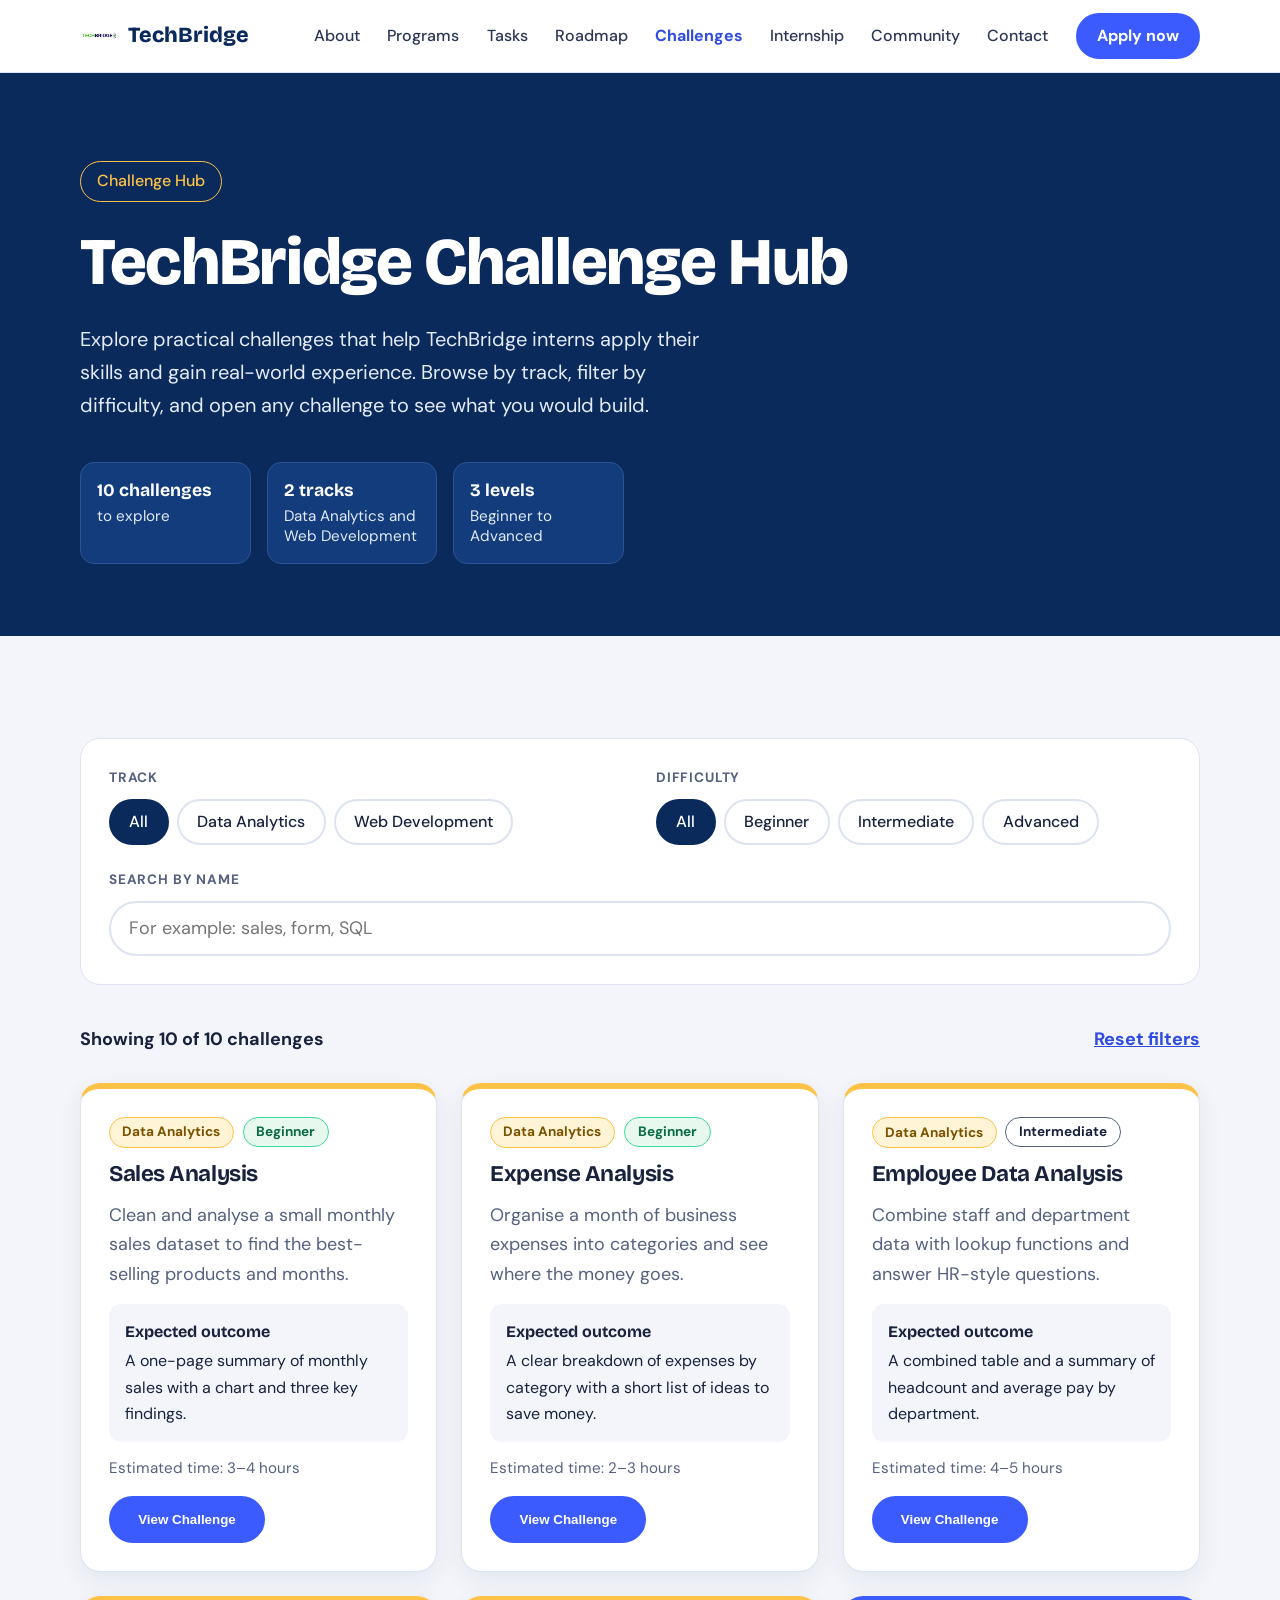
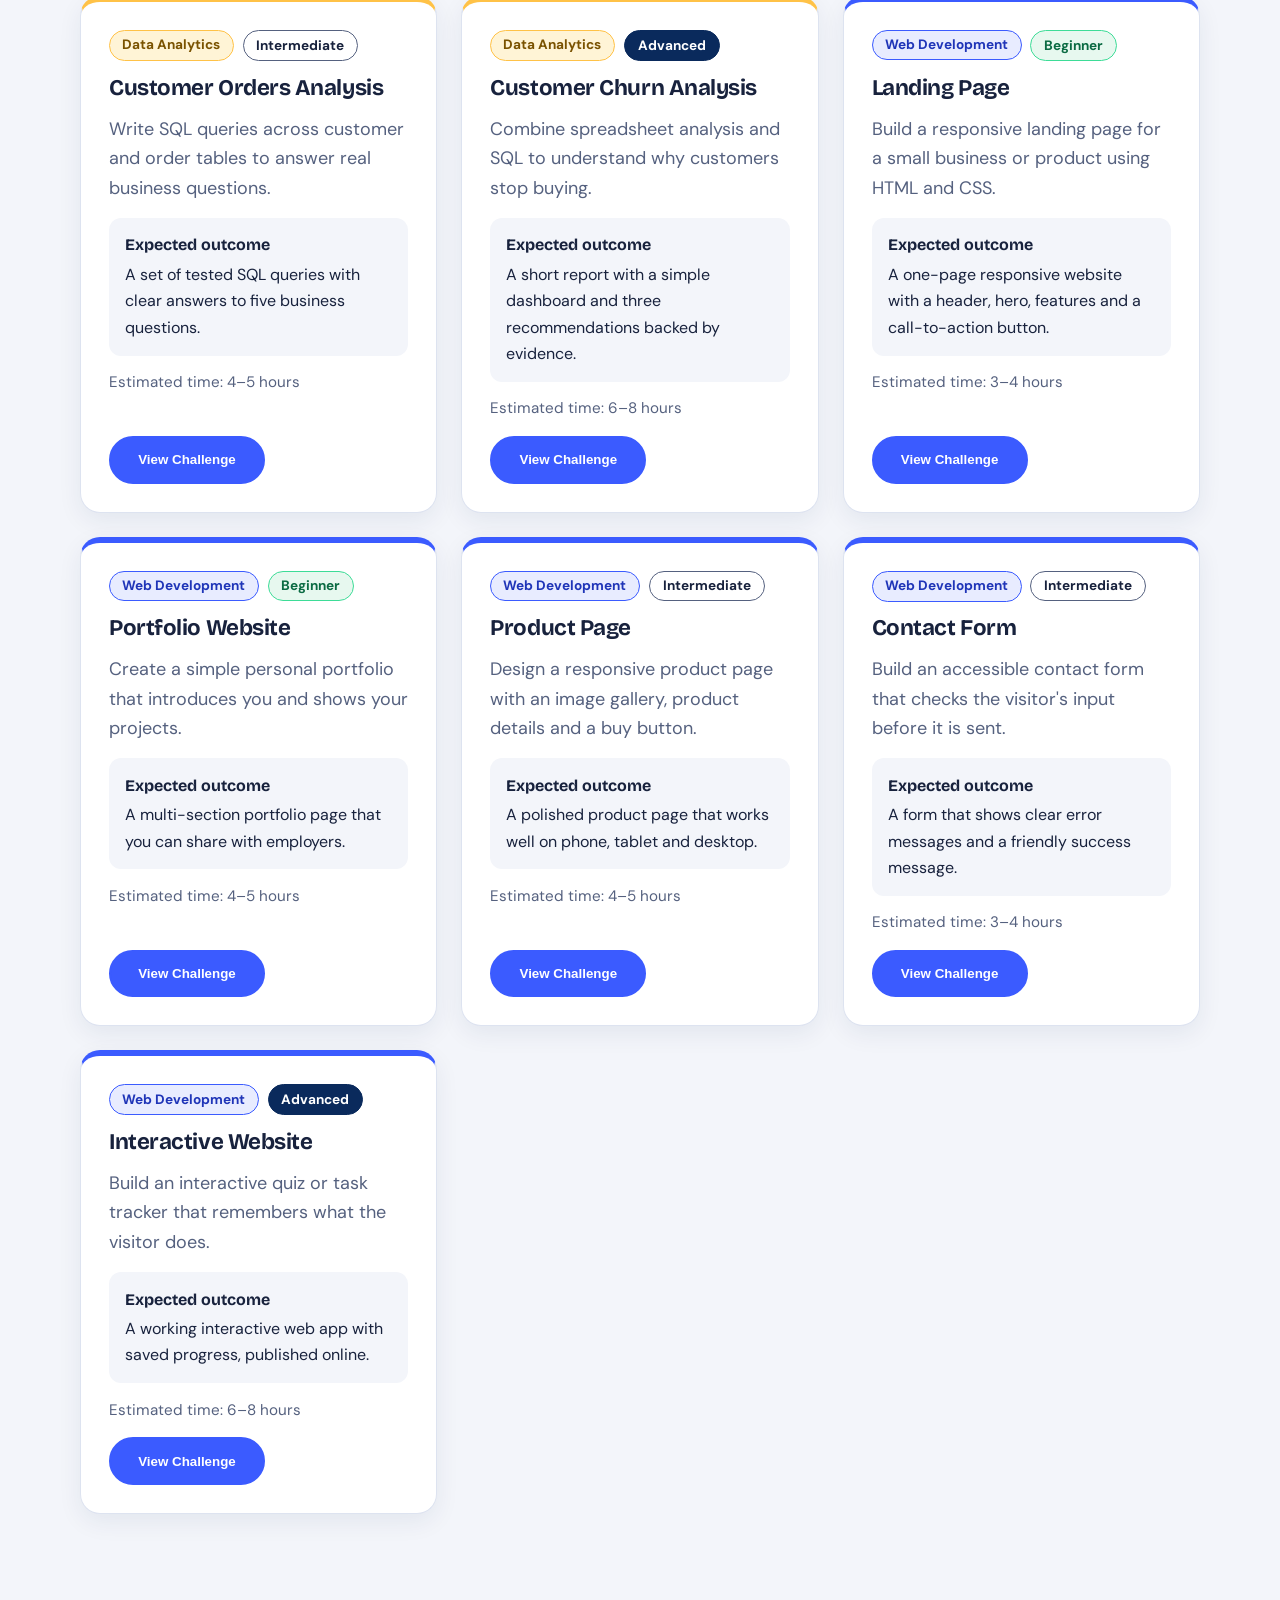
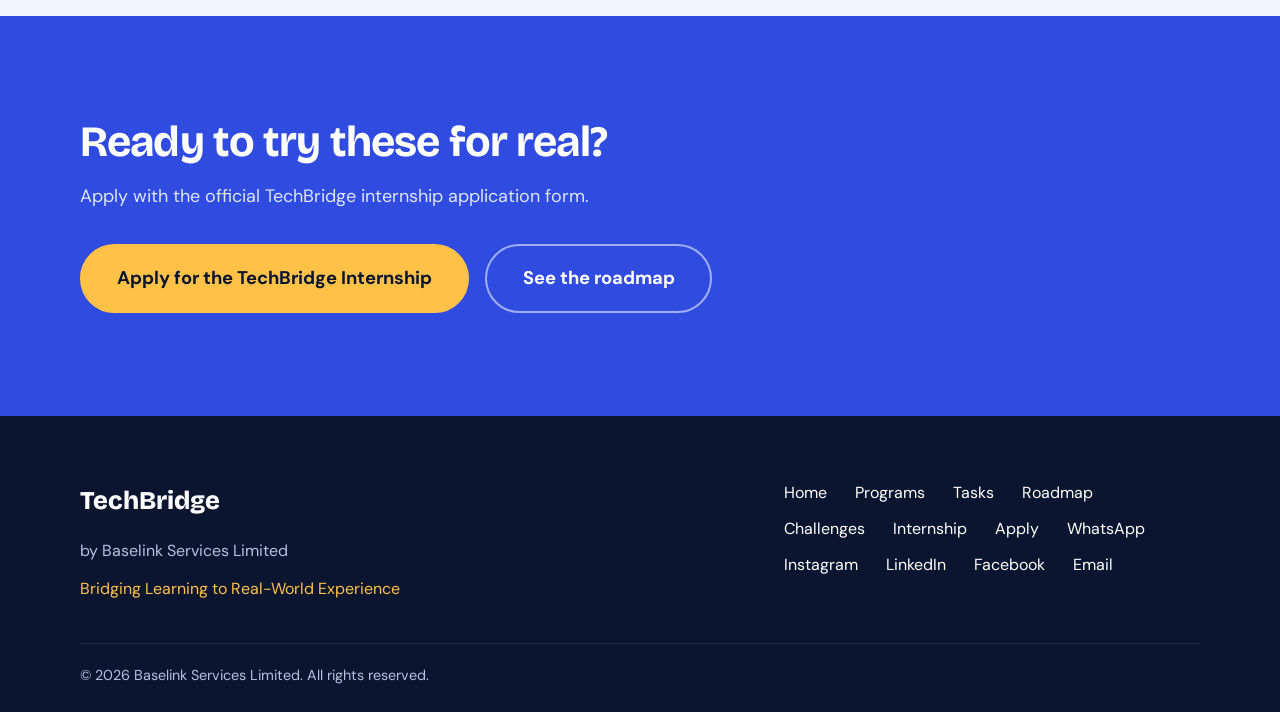
<file: challenges.html>
<!doctype html>
<html lang="en">
  <head>
    <meta charset="UTF-8" />
    <meta name="viewport" content="width=device-width, initial-scale=1" />
    <title>Challenge Hub | TechBridge</title>
    <meta
      name="description"
      content="Explore practical TechBridge challenges in Data Analytics and Web Development. Filter by track or difficulty and see what you would build."
    />
    <link rel="icon" href="images/logo.svg" type="image/svg+xml" />
    <link rel="preconnect" href="https://fonts.googleapis.com" />
    <link rel="preconnect" href="https://fonts.gstatic.com" crossorigin />
    <link
      href="https://fonts.googleapis.com/css2?family=Bricolage+Grotesque:opsz,wght@12..96,500;12..96,700;12..96,800&family=DM+Sans:wght@400;500;700&display=swap"
      rel="stylesheet"
    />
    <link rel="stylesheet" href="style.css" />
    <script src="challenges.js" defer></script>
  </head>
  <body>
    <a class="skip" href="#main">Skip to content</a>

    <header class="site-header">
      <div class="wrap nav-bar">
        <a class="brand" href="index.html" aria-label="TechBridge home"
          ><img src="images/logo.png" alt="" width="38" height="38" /><span
            >TechBridge</span
          ></a
        >
        <input
          type="checkbox"
          id="nav-toggle"
          class="nav-toggle"
          aria-label="Toggle menu"
        />
        <label for="nav-toggle" class="nav-burger" aria-hidden="true"
          ><span></span
        ></label>
        <nav class="nav" aria-label="Main">
          <a href="index.html#about">About</a>
          <a href="programs.html">Programs</a>
          <a href="tasks.html">Tasks</a>
          <a href="roadmap.html">Roadmap</a>
          <a href="challenges.html" aria-current="page">Challenges</a>
          <a href="index.html#internship">Internship</a>
          <a href="index.html#community">Community</a>
          <a href="index.html#contact">Contact</a>
          <a
            class="btn btn-small"
            href="https://forms.gle/8EbdSy5ttGfLZfjv5"
            target="_blank"
            rel="noopener"
            >Apply now</a
          >
        </nav>
      </div>
    </header>

    <main id="main">
      <section class="hero hero-simple" id="top">
        <div class="wrap">
          <p class="kicker">Challenge Hub</p>
          <h1>TechBridge Challenge Hub</h1>
          <p class="lead">
            Explore practical challenges that help TechBridge interns apply
            their skills and gain real-world experience. Browse by track, filter
            by difficulty, and open any challenge to see what you would build.
          </p>
          <ul class="facts">
            <li>
              <strong><span id="total-count">10</span> challenges</strong>to
              explore
            </li>
            <li><strong>2 tracks</strong>Data Analytics and Web Development</li>
            <li><strong>3 levels</strong>Beginner to Advanced</li>
          </ul>
        </div>
      </section>

      <section class="section tint" id="challenges">
        <div class="wrap">
          <div class="ch-filters">
            <div class="ch-group">
              <p class="ch-label" id="track-label">Track</p>
              <div class="ch-chips" role="group" aria-labelledby="track-label">
                <button
                  type="button"
                  class="ch-chip"
                  data-filter-track="all"
                  aria-pressed="true"
                >
                  All
                </button>
                <button
                  type="button"
                  class="ch-chip"
                  data-filter-track="data"
                  aria-pressed="false"
                >
                  Data Analytics
                </button>
                <button
                  type="button"
                  class="ch-chip"
                  data-filter-track="web"
                  aria-pressed="false"
                >
                  Web Development
                </button>
              </div>
            </div>

            <div class="ch-group">
              <p class="ch-label" id="level-label">Difficulty</p>
              <div class="ch-chips" role="group" aria-labelledby="level-label">
                <button
                  type="button"
                  class="ch-chip"
                  data-filter-difficulty="all"
                  aria-pressed="true"
                >
                  All
                </button>
                <button
                  type="button"
                  class="ch-chip"
                  data-filter-difficulty="Beginner"
                  aria-pressed="false"
                >
                  Beginner
                </button>
                <button
                  type="button"
                  class="ch-chip"
                  data-filter-difficulty="Intermediate"
                  aria-pressed="false"
                >
                  Intermediate
                </button>
                <button
                  type="button"
                  class="ch-chip"
                  data-filter-difficulty="Advanced"
                  aria-pressed="false"
                >
                  Advanced
                </button>
              </div>
            </div>

            <div class="ch-group">
              <label class="ch-label" for="search">Search by name</label>
              <input
                id="search"
                class="ch-search"
                type="search"
                placeholder="For example: sales, form, SQL"
                autocomplete="off"
              />
            </div>
          </div>

          <div class="ch-bar">
            <p id="result-count" aria-live="polite"></p>
            <button type="button" class="ch-reset" id="reset-filters">
              Reset filters
            </button>
          </div>

          <div class="ch-grid" id="challenge-grid"></div>

          <div class="ch-empty" id="no-results" hidden>
            <h3>No challenges found</h3>
            <p>Try a different track, difficulty or search word.</p>
            <button type="button" class="btn" id="empty-reset">
              Show all challenges
            </button>
          </div>

          <noscript>
            <p class="ch-empty">
              Please turn on JavaScript to browse the challenges.
            </p>
          </noscript>
        </div>
      </section>

      <section class="section cta" id="apply">
        <div class="wrap cta-inner">
          <div>
            <h2>Ready to try these for real?</h2>
            <p>
              Apply with the official TechBridge internship application form.
            </p>
          </div>
          <div class="actions">
            <a
              class="btn btn-amber btn-big"
              href="https://forms.gle/8EbdSy5ttGfLZfjv5"
              target="_blank"
              rel="noopener"
              >Apply for the TechBridge Internship</a
            >
            <a class="btn btn-ghost btn-big" href="roadmap.html"
              >See the roadmap</a
            >
          </div>
        </div>
      </section>
    </main>

    <!-- Challenge details popup -->
    <dialog class="ch-dialog" id="challenge-dialog" aria-labelledby="dlg-title">
      <div class="ch-dialog-inner">
        <button
          type="button"
          class="ch-close"
          id="dlg-close"
          aria-label="Close challenge details"
        >
          &times;
        </button>
        <div class="ch-tags" id="dlg-tags"></div>
        <h2 id="dlg-title"></h2>

        <h3>Objective</h3>
        <p id="dlg-objective"></p>

        <h3>Skills required</h3>
        <ul class="chips" id="dlg-skills"></ul>

        <h3>Tools you may use</h3>
        <ul class="chips" id="dlg-tools"></ul>

        <h3>What you will produce</h3>
        <ul class="ch-list" id="dlg-produce"></ul>

        <div class="ch-facts">
          <p><strong>Estimated time</strong><span id="dlg-time"></span></p>
          <p><strong>Expected outcome</strong><span id="dlg-outcome"></span></p>
        </div>

        <div class="actions ch-dialog-actions">
          <a
            class="btn"
            href="https://forms.gle/8EbdSy5ttGfLZfjv5"
            target="_blank"
            rel="noopener"
            >Apply for the internship</a
          >
          <button type="button" class="btn btn-outline" id="dlg-done">
            Close
          </button>
        </div>
      </div>
    </dialog>

    <footer class="site-footer">
      <div class="wrap foot">
        <div>
          <p class="foot-brand">TechBridge</p>
          <p>by Baselink Services Limited</p>
          <p class="tag">Bridging Learning to Real-World Experience</p>
        </div>
        <nav aria-label="Footer">
          <a href="index.html">Home</a>
          <a href="programs.html">Programs</a>
          <a href="tasks.html">Tasks</a>
          <a href="roadmap.html">Roadmap</a>
          <a href="challenges.html">Challenges</a>
          <a href="index.html#internship">Internship</a>
          <a
            href="https://forms.gle/8EbdSy5ttGfLZfjv5"
            target="_blank"
            rel="noopener"
            >Apply</a
          >
          <a
            href="https://chat.whatsapp.com/FqpBvYS4oaK32cXDxc8JIS"
            target="_blank"
            rel="noopener"
            >WhatsApp</a
          >
          <a
            href="https://www.instagram.com/techbridgeserves"
            target="_blank"
            rel="noopener"
            >Instagram</a
          >
          <a
            href="https://www.linkedin.com/company/techbridge-services/"
            target="_blank"
            rel="noopener"
            >LinkedIn</a
          >
          <a
            href="https://www.facebook.com/p/Baselink-Services-100066771475783/"
            target="_blank"
            rel="noopener"
            >Facebook</a
          >
          <a href="mailto:techbridgebaslink@gmail.com">Email</a>
        </nav>
      </div>
      <p class="wrap copy">
        &copy; 2026 Baselink Services Limited. All rights reserved.
      </p>
    </footer>
  </body>
</html>
</file>
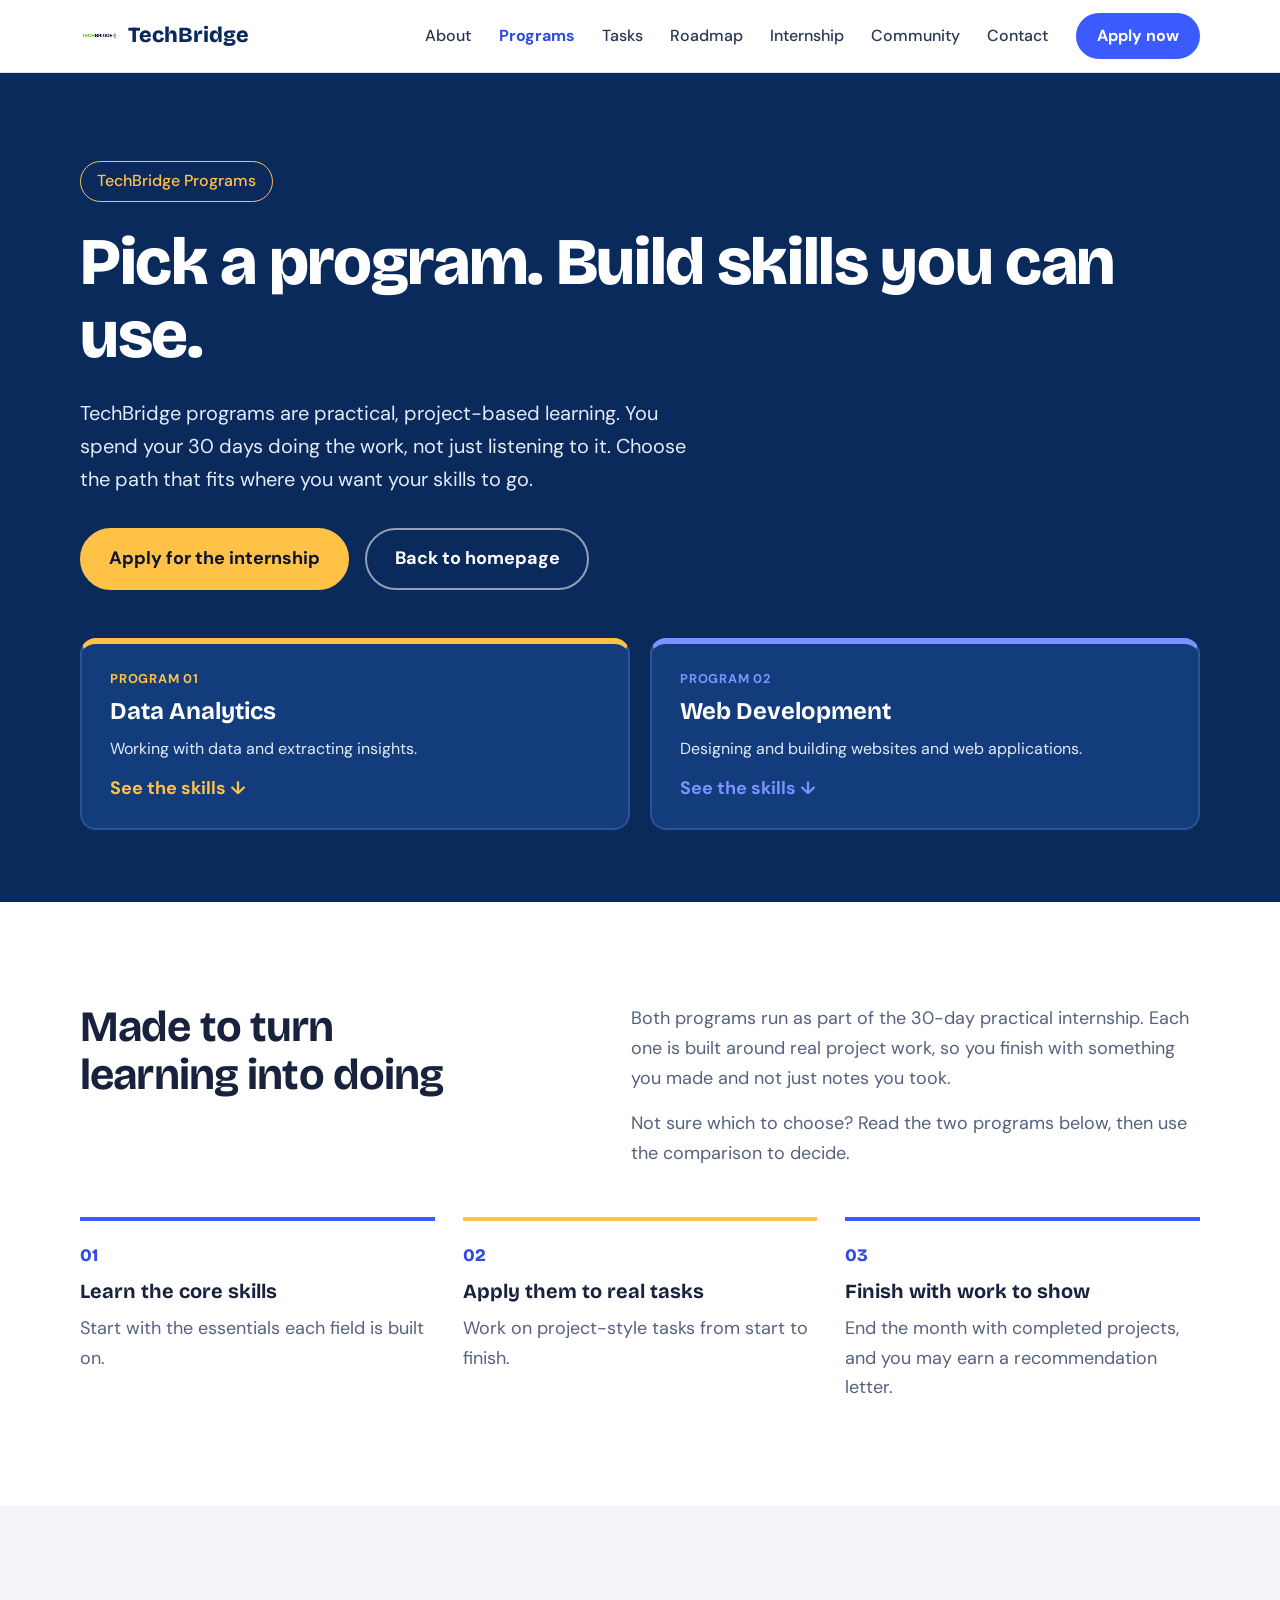
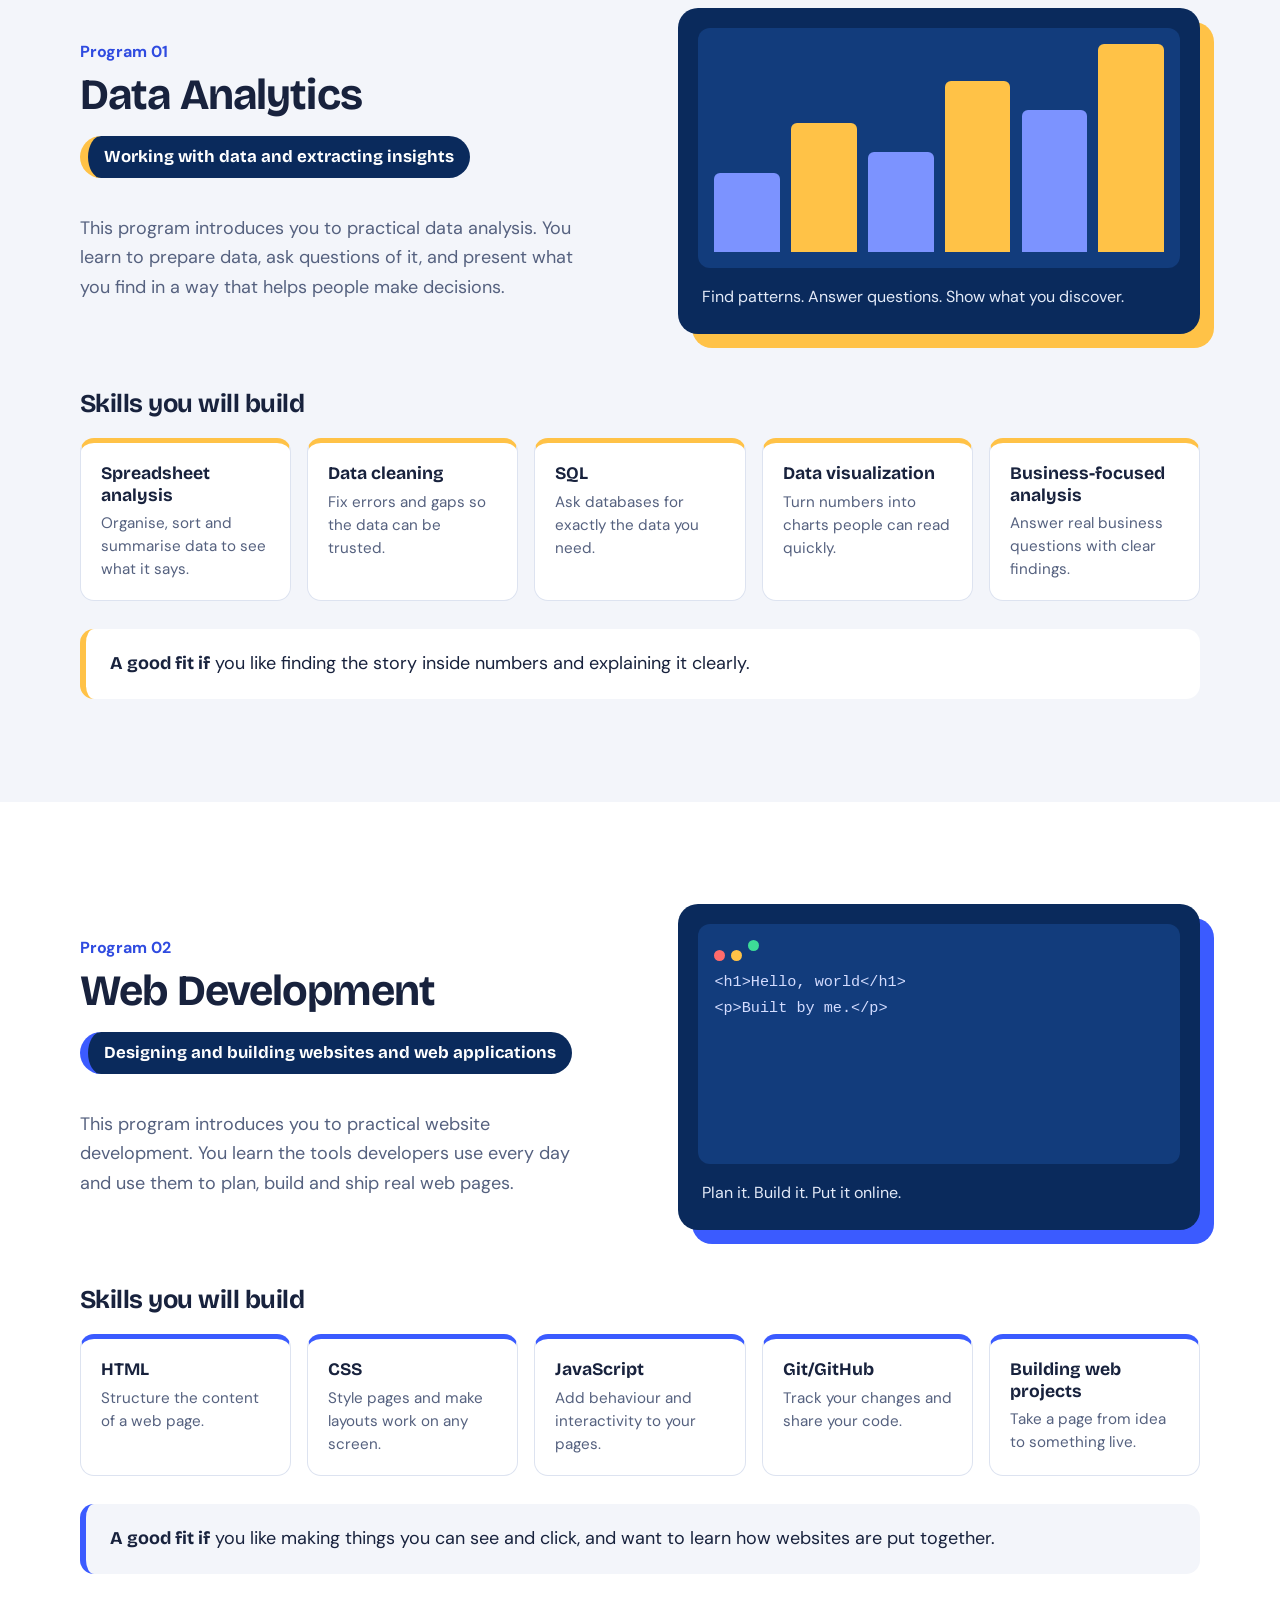
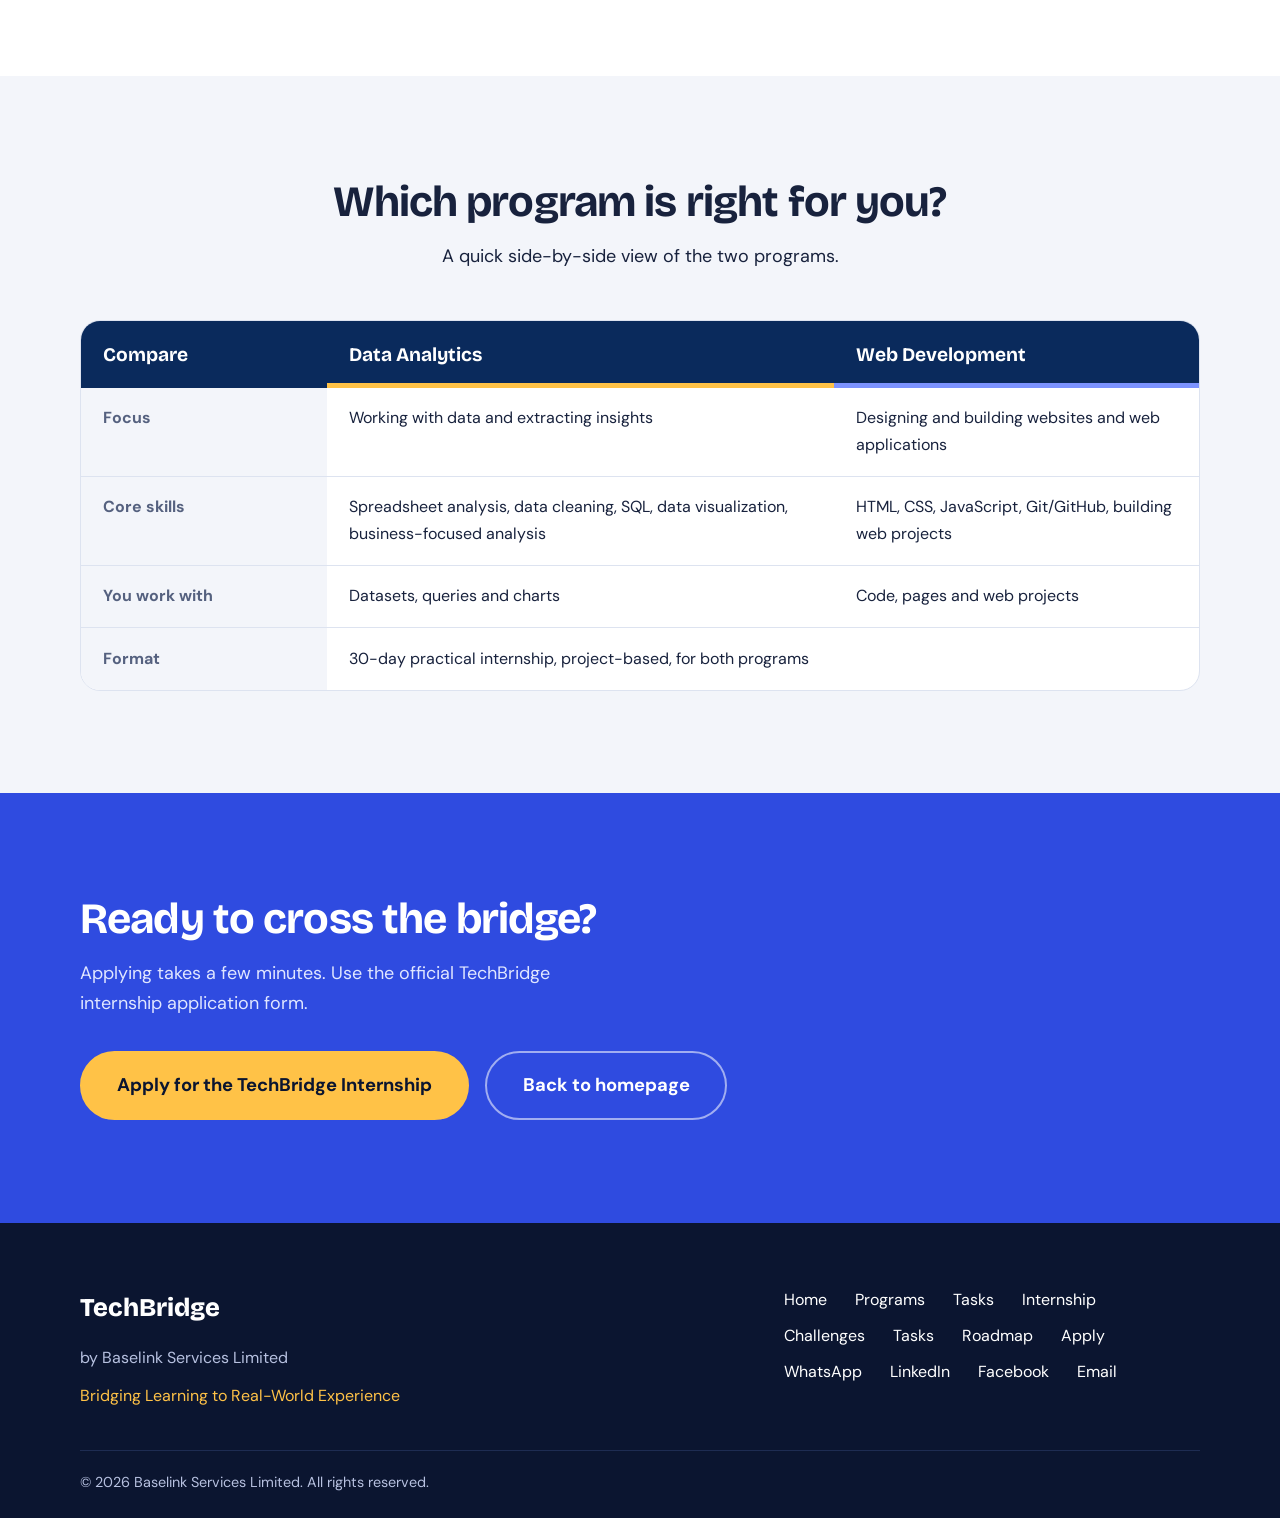
<file: programs.html>
<!doctype html>
<html lang="en">
  <head>
    <meta charset="UTF-8" />
    <meta name="viewport" content="width=device-width, initial-scale=1" />
    <title>Programs | TechBridge</title>
    <meta
      name="description"
      content="Explore TechBridge's two practical programs: Data Analytics and Web Development. See the skills you will build and apply for the 30-day internship."
    />
    <link rel="icon" href="images/logo.svg" type="image/svg+xml" />
    <link rel="preconnect" href="https://fonts.googleapis.com" />
    <link rel="preconnect" href="https://fonts.gstatic.com" crossorigin />
    <link
      href="https://fonts.googleapis.com/css2?family=Bricolage+Grotesque:opsz,wght@12..96,500;12..96,700;12..96,800&family=DM+Sans:wght@400;500;700&display=swap"
      rel="stylesheet"
    />
    <link rel="stylesheet" href="style.css" />
  </head>
  <body>
    <a class="skip" href="#main">Skip to content</a>

    <header class="site-header">
      <div class="wrap nav-bar">
        <a class="brand" href="index.html" aria-label="TechBridge home"
          ><img src="images/logo.png" alt="" width="38" height="38" /><span
            >TechBridge</span
          ></a
        >
        <input
          type="checkbox"
          id="nav-toggle"
          class="nav-toggle"
          aria-label="Toggle menu"
        />
        <label for="nav-toggle" class="nav-burger" aria-hidden="true"
          ><span></span
        ></label>
        <nav class="nav" aria-label="Main">
          <a href="index.html#about">About</a>
          <a href="programs.html" aria-current="page">Programs</a>
          <a href="tasks.html">Tasks</a>
          <a href="roadmap.html">Roadmap</a>
          <a href="index.html#internship">Internship</a>
          <a href="index.html#community">Community</a>
          <a href="index.html#contact">Contact</a>
          <a
            class="btn btn-small"
            href="https://forms.gle/8EbdSy5ttGfLZfjv5"
            target="_blank"
            rel="noopener"
            >Apply now</a
          >
        </nav>
      </div>
    </header>

    <main id="main">
      <section class="hero hero-simple" id="top">
        <div class="wrap">
          <p class="kicker">TechBridge Programs</p>
          <h1>Pick a program. Build skills you can use.</h1>
          <p class="lead">
            TechBridge programs are practical, project-based learning. You spend
            your 30 days doing the work, not just listening to it. Choose the
            path that fits where you want your skills to go.
          </p>
          <div class="actions">
            <a
              class="btn btn-amber"
              href="https://forms.gle/8EbdSy5ttGfLZfjv5"
              target="_blank"
              rel="noopener"
              >Apply for the internship</a
            >
            <a class="btn btn-ghost" href="index.html">Back to homepage</a>
          </div>

          <div class="choose">
            <a class="pick a-data" href="#data-analytics">
              <small>Program 01</small>
              <strong>Data Analytics</strong>
              <span>Working with data and extracting insights.</span>
              <em>See the skills &darr;</em>
            </a>
            <a class="pick a-web" href="#web-development">
              <small>Program 02</small>
              <strong>Web Development</strong>
              <span>Designing and building websites and web applications.</span>
              <em>See the skills &darr;</em>
            </a>
          </div>
        </div>
      </section>

      <section class="section" id="overview">
        <div class="wrap">
          <div class="about-top">
            <h2>Made to turn learning into doing</h2>
            <div>
              <p>
                Both programs run as part of the 30-day practical internship.
                Each one is built around real project work, so you finish with
                something you made and not just notes you took.
              </p>
              <p>
                Not sure which to choose? Read the two programs below, then use
                the comparison to decide.
              </p>
            </div>
          </div>
          <ol class="steps">
            <li>
              <strong>Learn the core skills</strong>
              <p>Start with the essentials each field is built on.</p>
            </li>
            <li>
              <strong>Apply them to real tasks</strong>
              <p>Work on project-style tasks from start to finish.</p>
            </li>
            <li>
              <strong>Finish with work to show</strong>
              <p>
                End the month with completed projects, and you may earn a
                recommendation letter.
              </p>
            </li>
          </ol>
        </div>
      </section>

      <section class="section tint prog a-data" id="data-analytics">
        <div class="wrap">
          <div class="split">
            <div>
              <span class="num">Program 01</span>
              <h2>Data Analytics</h2>
              <p class="tagline">Working with data and extracting insights</p>
              <p>
                This program introduces you to practical data analysis. You
                learn to prepare data, ask questions of it, and present what you
                find in a way that helps people make decisions.
              </p>
            </div>
            <div class="prog-visual">
              <div class="viz viz-lg bars" aria-hidden="true">
                <i style="--h: 38%"></i><i style="--h: 62%"></i
                ><i style="--h: 48%"></i><i style="--h: 82%"></i
                ><i style="--h: 68%"></i><i style="--h: 100%"></i>
              </div>
              <p>Find patterns. Answer questions. Show what you discover.</p>
            </div>
          </div>

          <h3 class="skills-title">Skills you will build</h3>
          <ul class="skills">
            <li>
              <b>Spreadsheet analysis</b>
              <span
                >Organise, sort and summarise data to see what it says.</span
              >
            </li>
            <li>
              <b>Data cleaning</b>
              <span>Fix errors and gaps so the data can be trusted.</span>
            </li>
            <li>
              <b>SQL</b>
              <span>Ask databases for exactly the data you need.</span>
            </li>
            <li>
              <b>Data visualization</b>
              <span>Turn numbers into charts people can read quickly.</span>
            </li>
            <li>
              <b>Business-focused analysis</b>
              <span>Answer real business questions with clear findings.</span>
            </li>
          </ul>
          <p class="fit">
            <strong>A good fit if</strong> you like finding the story inside
            numbers and explaining it clearly.
          </p>
        </div>
      </section>

      <section class="section prog a-web web-accent" id="web-development">
        <div class="wrap">
          <div class="split split-rev">
            <div>
              <span class="num">Program 02</span>
              <h2>Web Development</h2>
              <p class="tagline">
                Designing and building websites and web applications
              </p>
              <p>
                This program introduces you to practical website development.
                You learn the tools developers use every day and use them to
                plan, build and ship real web pages.
              </p>
            </div>
            <div class="prog-visual">
              <div class="viz viz-lg code" aria-hidden="true">
                <b></b><b></b><b></b
                ><span>&lt;h1&gt;Hello, world&lt;/h1&gt;</span
                ><span>&lt;p&gt;Built by me.&lt;/p&gt;</span>
              </div>
              <p>Plan it. Build it. Put it online.</p>
            </div>
          </div>

          <h3 class="skills-title">Skills you will build</h3>
          <ul class="skills">
            <li>
              <b>HTML</b>
              <span>Structure the content of a web page.</span>
            </li>
            <li>
              <b>CSS</b>
              <span>Style pages and make layouts work on any screen.</span>
            </li>
            <li>
              <b>JavaScript</b>
              <span>Add behaviour and interactivity to your pages.</span>
            </li>
            <li>
              <b>Git/GitHub</b>
              <span>Track your changes and share your code.</span>
            </li>
            <li>
              <b>Building web projects</b>
              <span>Take a page from idea to something live.</span>
            </li>
          </ul>
          <p class="fit">
            <strong>A good fit if</strong> you like making things you can see
            and click, and want to learn how websites are put together.
          </p>
        </div>
      </section>

      <section class="section tint" id="compare">
        <div class="wrap">
          <div class="head head-center">
            <h2>Which program is right for you?</h2>
            <p>A quick side-by-side view of the two programs.</p>
          </div>
          <div class="table-wrap">
            <table class="compare">
              <thead>
                <tr>
                  <th scope="col">Compare</th>
                  <th scope="col">Data Analytics</th>
                  <th scope="col">Web Development</th>
                </tr>
              </thead>
              <tbody>
                <tr>
                  <th scope="row">Focus</th>
                  <td>Working with data and extracting insights</td>
                  <td>Designing and building websites and web applications</td>
                </tr>
                <tr>
                  <th scope="row">Core skills</th>
                  <td>
                    Spreadsheet analysis, data cleaning, SQL, data
                    visualization, business-focused analysis
                  </td>
                  <td>
                    HTML, CSS, JavaScript, Git/GitHub, building web projects
                  </td>
                </tr>
                <tr>
                  <th scope="row">You work with</th>
                  <td>Datasets, queries and charts</td>
                  <td>Code, pages and web projects</td>
                </tr>
                <tr>
                  <th scope="row">Format</th>
                  <td colspan="2">
                    30-day practical internship, project-based, for both
                    programs
                  </td>
                </tr>
              </tbody>
            </table>
          </div>
        </div>
      </section>

      <section class="section cta" id="apply">
        <div class="wrap cta-inner">
          <div>
            <h2>Ready to cross the bridge?</h2>
            <p>
              Applying takes a few minutes. Use the official TechBridge
              internship application form.
            </p>
          </div>
          <div class="actions">
            <a
              class="btn btn-amber btn-big"
              href="https://forms.gle/8EbdSy5ttGfLZfjv5"
              target="_blank"
              rel="noopener"
              >Apply for the TechBridge Internship</a
            >
            <a class="btn btn-ghost btn-big" href="index.html"
              >Back to homepage</a
            >
          </div>
        </div>
      </section>
    </main>

    <footer class="site-footer">
      <div class="wrap foot">
        <div>
          <p class="foot-brand">TechBridge</p>
          <p>by Baselink Services Limited</p>
          <p class="tag">Bridging Learning to Real-World Experience</p>
        </div>
        <nav aria-label="Footer">
          <a href="index.html">Home</a>
          <a href="programs.html">Programs</a>
          <a href="tasks.html">Tasks</a>
          <a href="index.html#internship">Internship</a>
          <a href="challenges.html">Challenges</a>
          <a href="tasks.html">Tasks</a>
          <a href="roadmap.html">Roadmap</a>
          <a
            href="https://forms.gle/8EbdSy5ttGfLZfjv5"
            target="_blank"
            rel="noopener"
            >Apply</a
          >
          <a
            href="https://chat.whatsapp.com/FqpBvYS4oaK32cXDxc8JIS"
            target="_blank"
            rel="noopener"
            >WhatsApp</a
          >
          <a
            href="https://www.linkedin.com/company/techbridge-services/"
            target="_blank"
            rel="noopener"
            >LinkedIn</a
          >
          <a
            href="https://www.facebook.com/p/Baselink-Services-100066771475783/"
            target="_blank"
            rel="noopener"
            >Facebook</a
          >
          <a href="mailto:techbridgebaslink@gmail.com">Email</a>
        </nav>
      </div>
      <p class="wrap copy">
        &copy; 2026 Baselink Services Limited. All rights reserved.
      </p>
    </footer>
  </body>
</html>
</file>
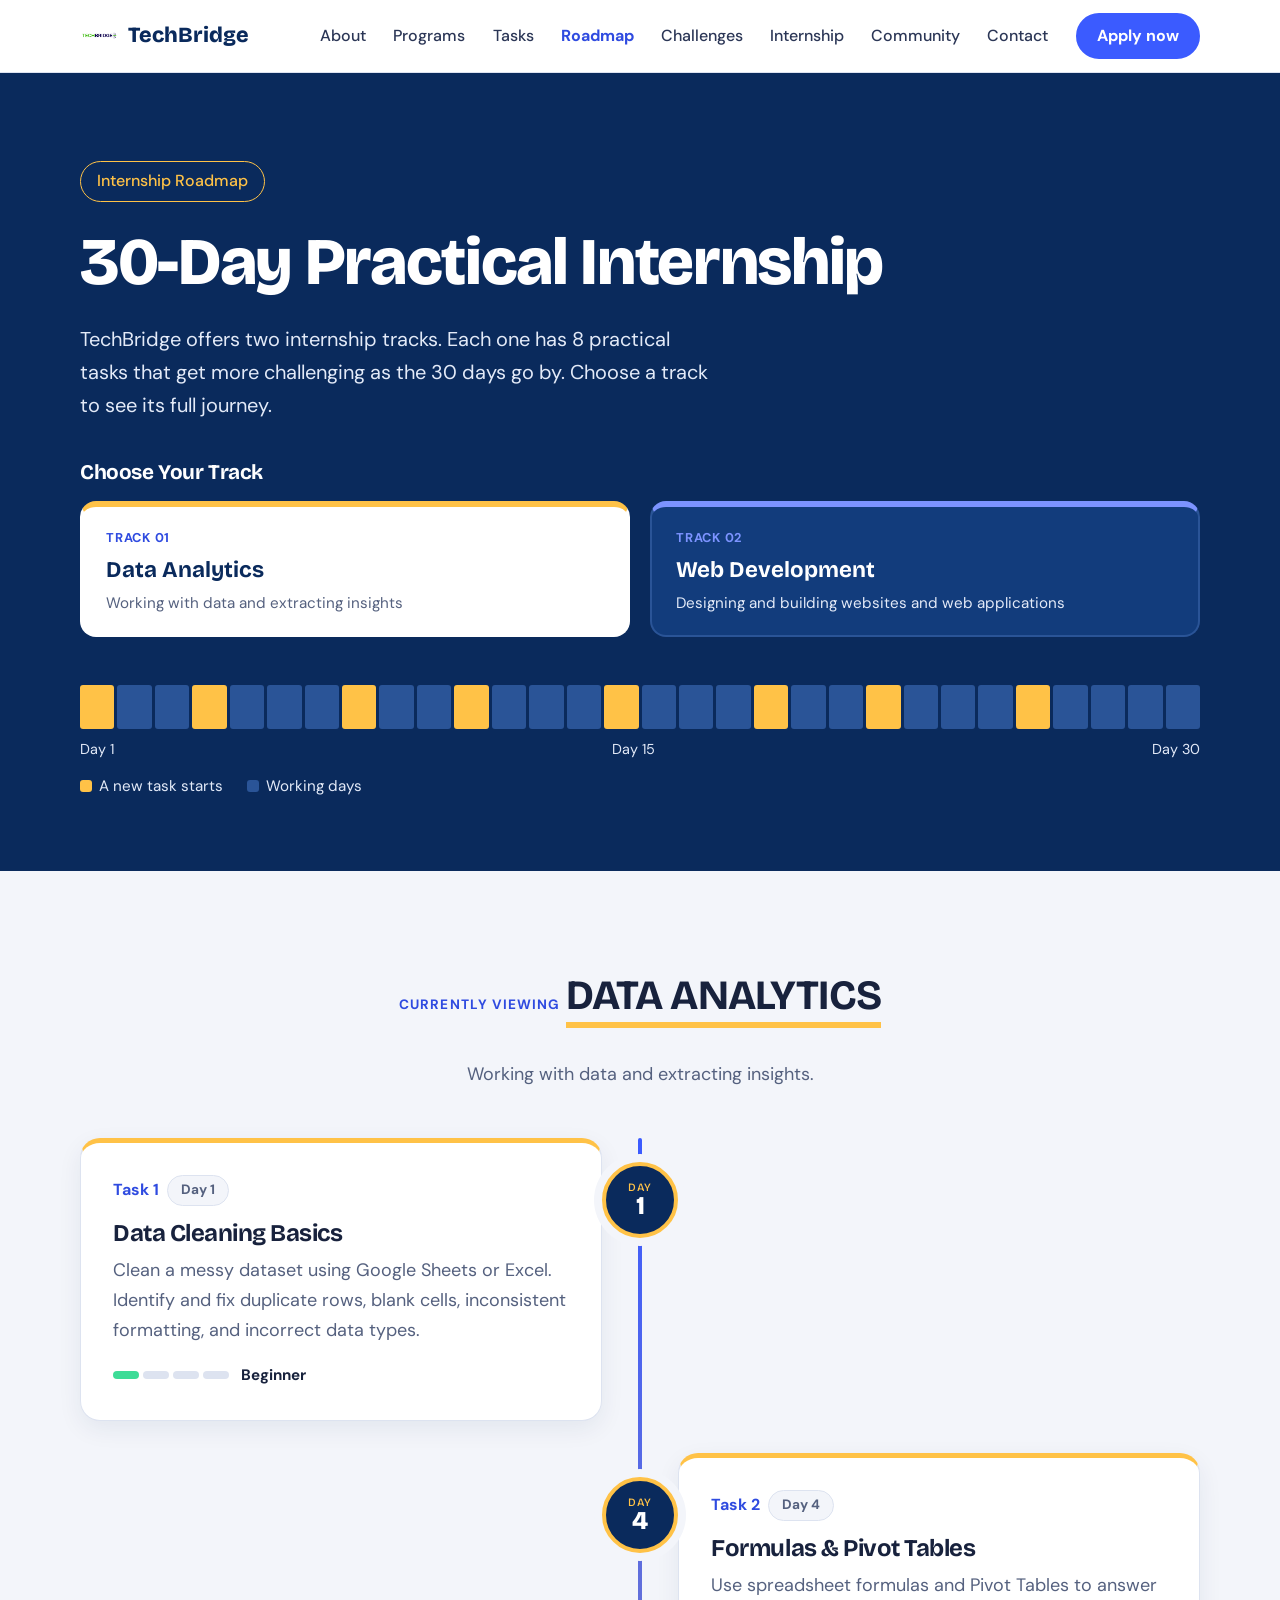
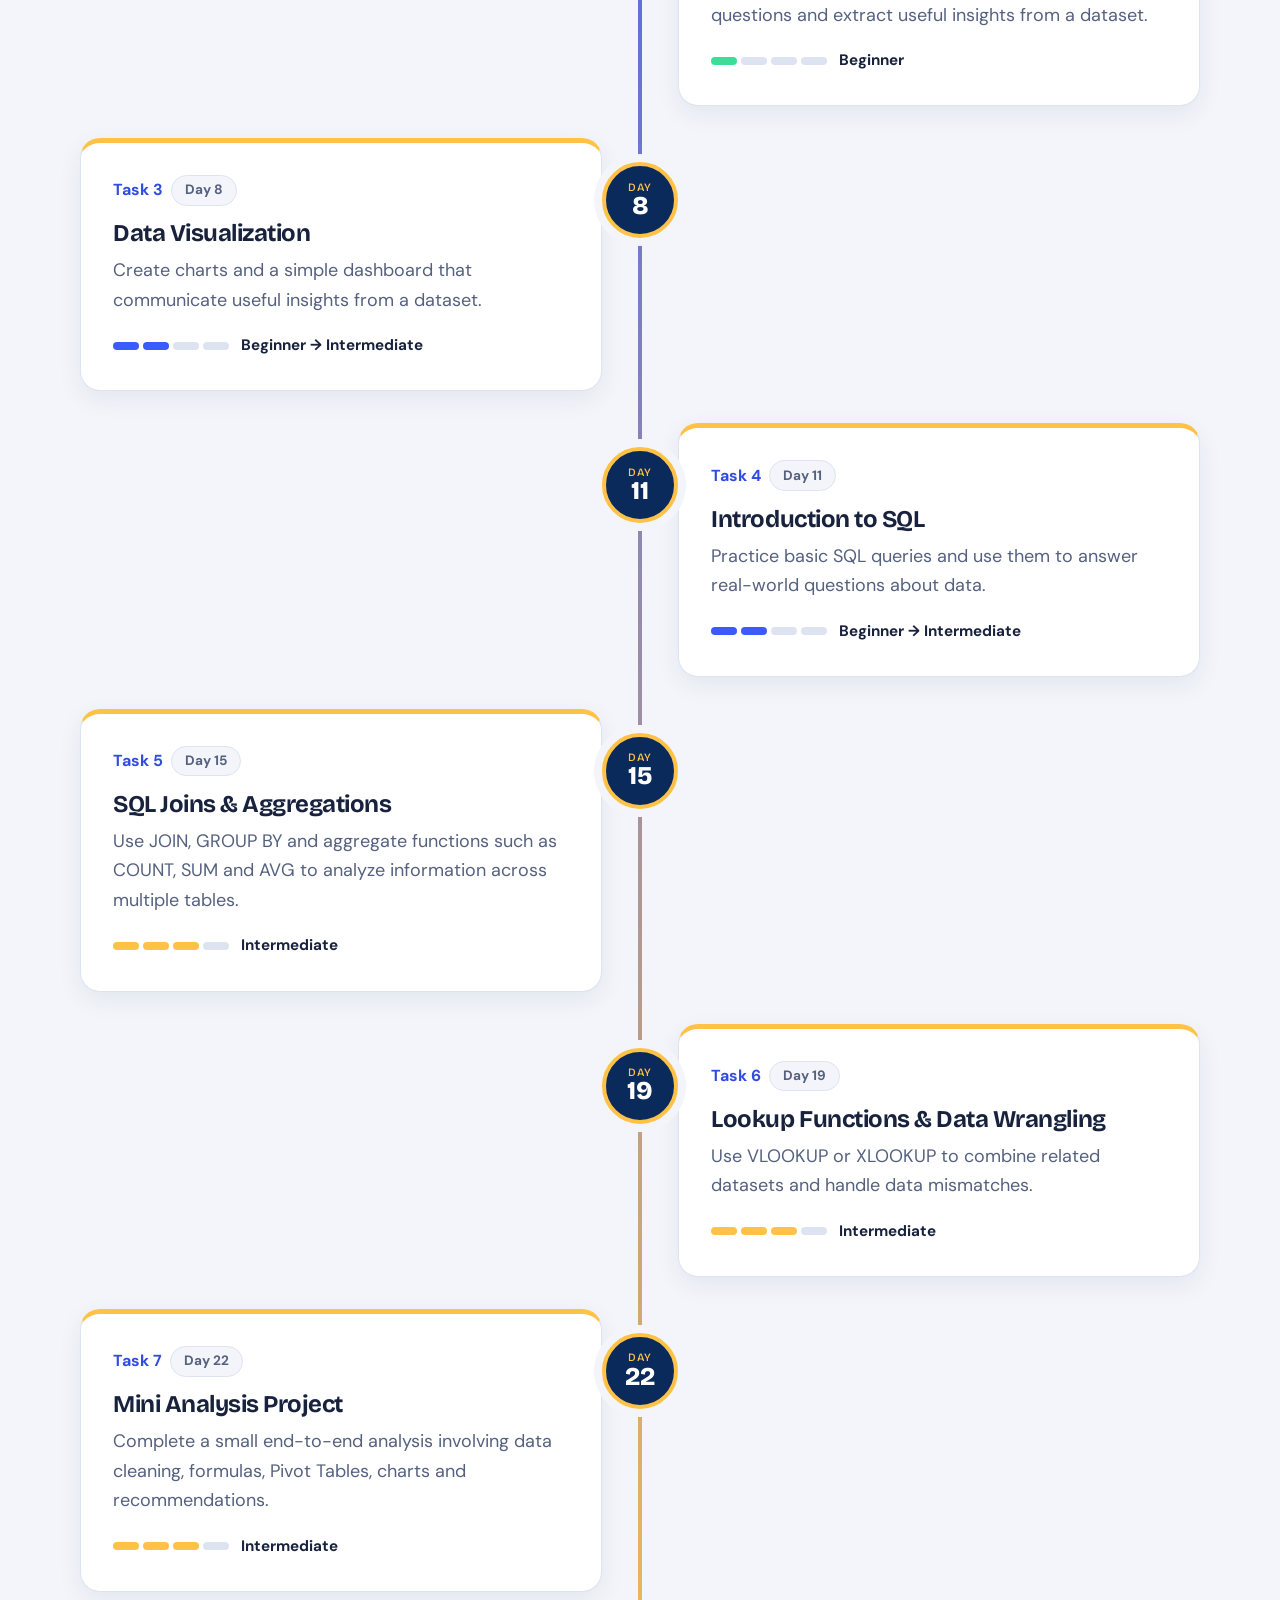
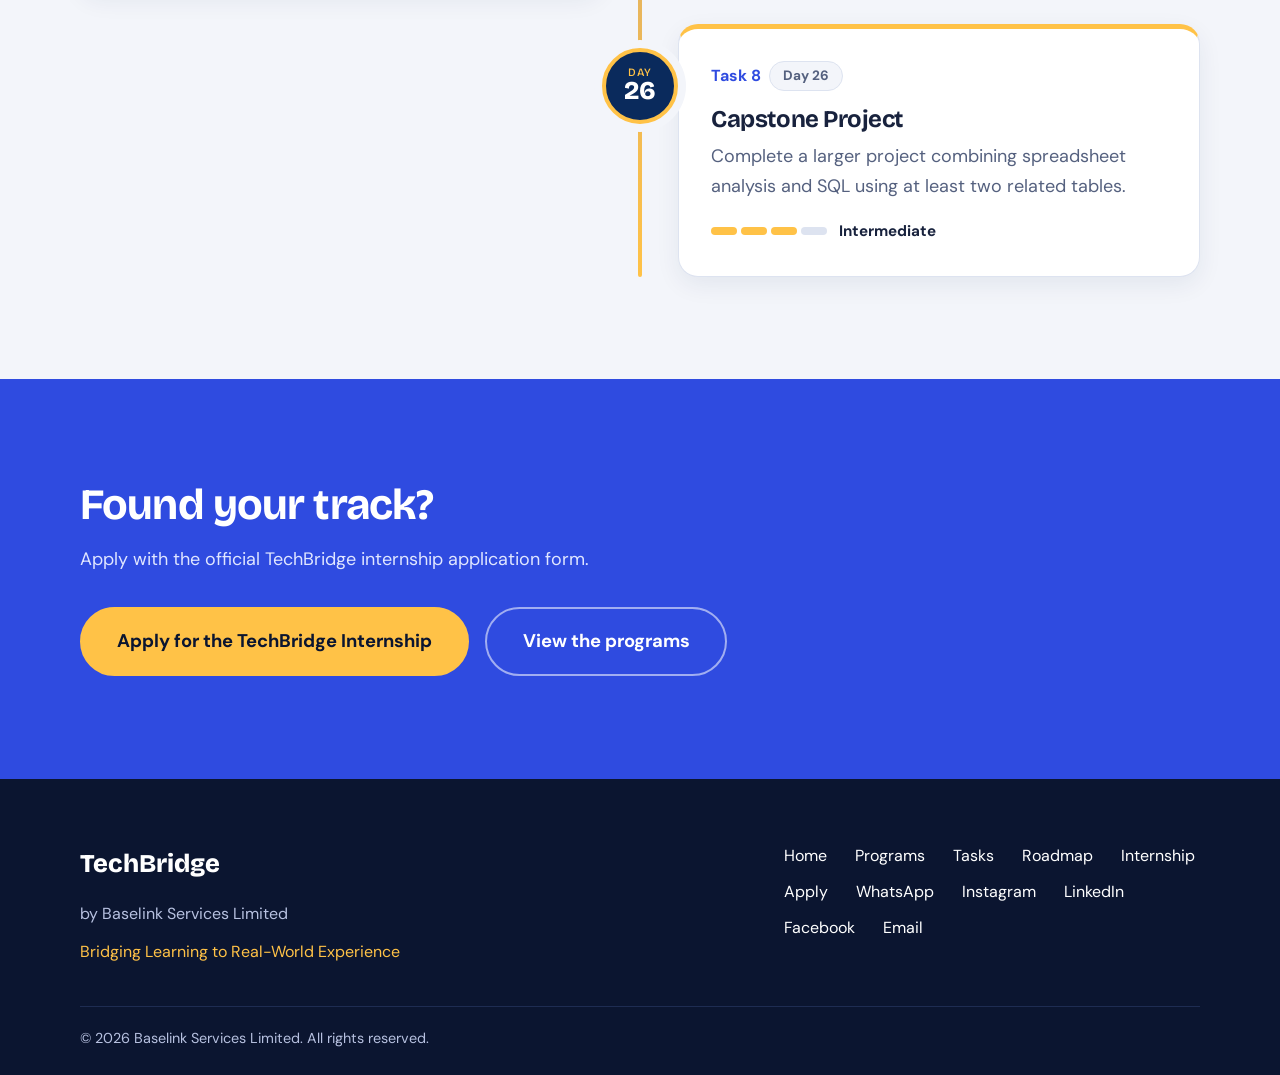
<file: roadmap.html>
<!doctype html>
<html lang="en">
  <head>
    <meta charset="UTF-8" />
    <meta name="viewport" content="width=device-width, initial-scale=1" />
    <title>Internship Roadmap | TechBridge</title>
    <meta
      name="description"
      content="Choose a TechBridge internship track and see its 8-task, 30-day roadmap: Data Analytics or Web Development."
    />
    <link rel="icon" href="images/logo.svg" type="image/svg+xml" />
    <link rel="preconnect" href="https://fonts.googleapis.com" />
    <link rel="preconnect" href="https://fonts.gstatic.com" crossorigin />
    <link
      href="https://fonts.googleapis.com/css2?family=Bricolage+Grotesque:opsz,wght@12..96,500;12..96,700;12..96,800&family=DM+Sans:wght@400;500;700&display=swap"
      rel="stylesheet"
    />
    <link rel="stylesheet" href="style.css" />
    <script src="script.js" defer></script>
  </head>
  <body>
    <a class="skip" href="#main">Skip to content</a>

    <header class="site-header">
      <div class="wrap nav-bar">
        <a class="brand" href="index.html" aria-label="TechBridge home"
          ><img src="images/logo.png" alt="" width="38" height="38" /><span
            >TechBridge</span
          ></a
        >
        <input
          type="checkbox"
          id="nav-toggle"
          class="nav-toggle"
          aria-label="Toggle menu"
        />
        <label for="nav-toggle" class="nav-burger" aria-hidden="true"
          ><span></span
        ></label>
        <nav class="nav" aria-label="Main">
          <a href="index.html#about">About</a>
          <a href="programs.html">Programs</a>
          <a href="tasks.html">Tasks</a>
          <a href="roadmap.html" aria-current="page">Roadmap</a>
          <a href="challenges.html">Challenges</a>
          <a href="index.html#internship">Internship</a>
          <a href="index.html#community">Community</a>
          <a href="index.html#contact">Contact</a>
          <a
            class="btn btn-small"
            href="https://forms.gle/8EbdSy5ttGfLZfjv5"
            target="_blank"
            rel="noopener"
            >Apply now</a
          >
        </nav>
      </div>
    </header>

    <main id="main">
      <section class="hero hero-simple" id="top">
        <div class="wrap">
          <p class="kicker">Internship Roadmap</p>
          <h1>30-Day Practical Internship</h1>
          <p class="lead">
            TechBridge offers two internship tracks. Each one has 8 practical
            tasks that get more challenging as the 30 days go by. Choose a track
            to see its full journey.
          </p>

          <h2 class="choose-title">Choose Your Track</h2>
          <div class="track-switch">
            <button
              class="track-btn"
              type="button"
              data-track="data"
              aria-pressed="true"
            >
              <small>Track 01</small>
              <strong>Data Analytics</strong>
              <span>Working with data and extracting insights</span>
            </button>
            <button
              class="track-btn"
              type="button"
              data-track="web"
              aria-pressed="false"
            >
              <small>Track 02</small>
              <strong>Web Development</strong>
              <span>Designing and building websites and web applications</span>
            </button>
          </div>

          <div
            class="track"
            role="img"
            aria-label="A 30-day timeline with tasks on days 1, 4, 8, 11, 15, 19, 22 and 26"
          >
            <div class="track-bar">
              <i class="on" title="Day 1"></i><i></i><i></i
              ><i class="on" title="Day 4"></i><i></i><i></i><i></i
              ><i class="on" title="Day 8"></i><i></i><i></i
              ><i class="on" title="Day 11"></i><i></i><i></i><i></i
              ><i class="on" title="Day 15"></i><i></i><i></i><i></i
              ><i class="on" title="Day 19"></i><i></i><i></i
              ><i class="on" title="Day 22"></i><i></i><i></i><i></i
              ><i class="on" title="Day 26"></i><i></i><i></i><i></i><i></i>
            </div>
            <div class="track-days">
              <span>Day 1</span><span>Day 15</span><span>Day 30</span>
            </div>
            <ul class="legend">
              <li>A new task starts</li>
              <li>Working days</li>
            </ul>
          </div>
        </div>
      </section>

      <section class="section tint" id="roadmap" data-track="data">
        <div class="wrap">
          <div class="viewing" aria-live="polite">
            <p class="viewing-label">Currently Viewing</p>
            <h2 id="viewing-name">DATA ANALYTICS</h2>
            <p id="viewing-summary"></p>
          </div>

          <ol class="journey" id="task-list"></ol>
          <noscript>
            <p class="viewing">
              Please turn on JavaScript to see the interactive roadmap.
            </p>
          </noscript>
        </div>
      </section>

      <section class="section cta" id="apply">
        <div class="wrap cta-inner">
          <div>
            <h2>Found your track?</h2>
            <p>
              Apply with the official TechBridge internship application form.
            </p>
          </div>
          <div class="actions">
            <a
              class="btn btn-amber btn-big"
              href="https://forms.gle/8EbdSy5ttGfLZfjv5"
              target="_blank"
              rel="noopener"
              >Apply for the TechBridge Internship</a
            >
            <a class="btn btn-ghost btn-big" href="programs.html"
              >View the programs</a
            >
          </div>
        </div>
      </section>
    </main>

    <footer class="site-footer">
      <div class="wrap foot">
        <div>
          <p class="foot-brand">TechBridge</p>
          <p>by Baselink Services Limited</p>
          <p class="tag">Bridging Learning to Real-World Experience</p>
        </div>
        <nav aria-label="Footer">
          <a href="index.html">Home</a>
          <a href="programs.html">Programs</a>
          <a href="tasks.html">Tasks</a>
          <a href="roadmap.html">Roadmap</a>
          <a href="index.html#internship">Internship</a>
          <a
            href="https://forms.gle/8EbdSy5ttGfLZfjv5"
            target="_blank"
            rel="noopener"
            >Apply</a
          >
          <a
            href="https://chat.whatsapp.com/FqpBvYS4oaK32cXDxc8JIS"
            target="_blank"
            rel="noopener"
            >WhatsApp</a
          >
          <a
            href="https://www.instagram.com/techbridgeserves"
            target="_blank"
            rel="noopener"
            >Instagram</a
          >
          <a
            href="https://www.linkedin.com/company/techbridge-services/"
            target="_blank"
            rel="noopener"
            >LinkedIn</a
          >
          <a
            href="https://www.facebook.com/p/Baselink-Services-100066771475783/"
            target="_blank"
            rel="noopener"
            >Facebook</a
          >
          <a href="mailto:techbridgebaslink@gmail.com">Email</a>
        </nav>
      </div>
      <p class="wrap copy">
        &copy; 2026 Baselink Services Limited. All rights reserved.
      </p>
    </footer>
  </body>
</html>
</file>
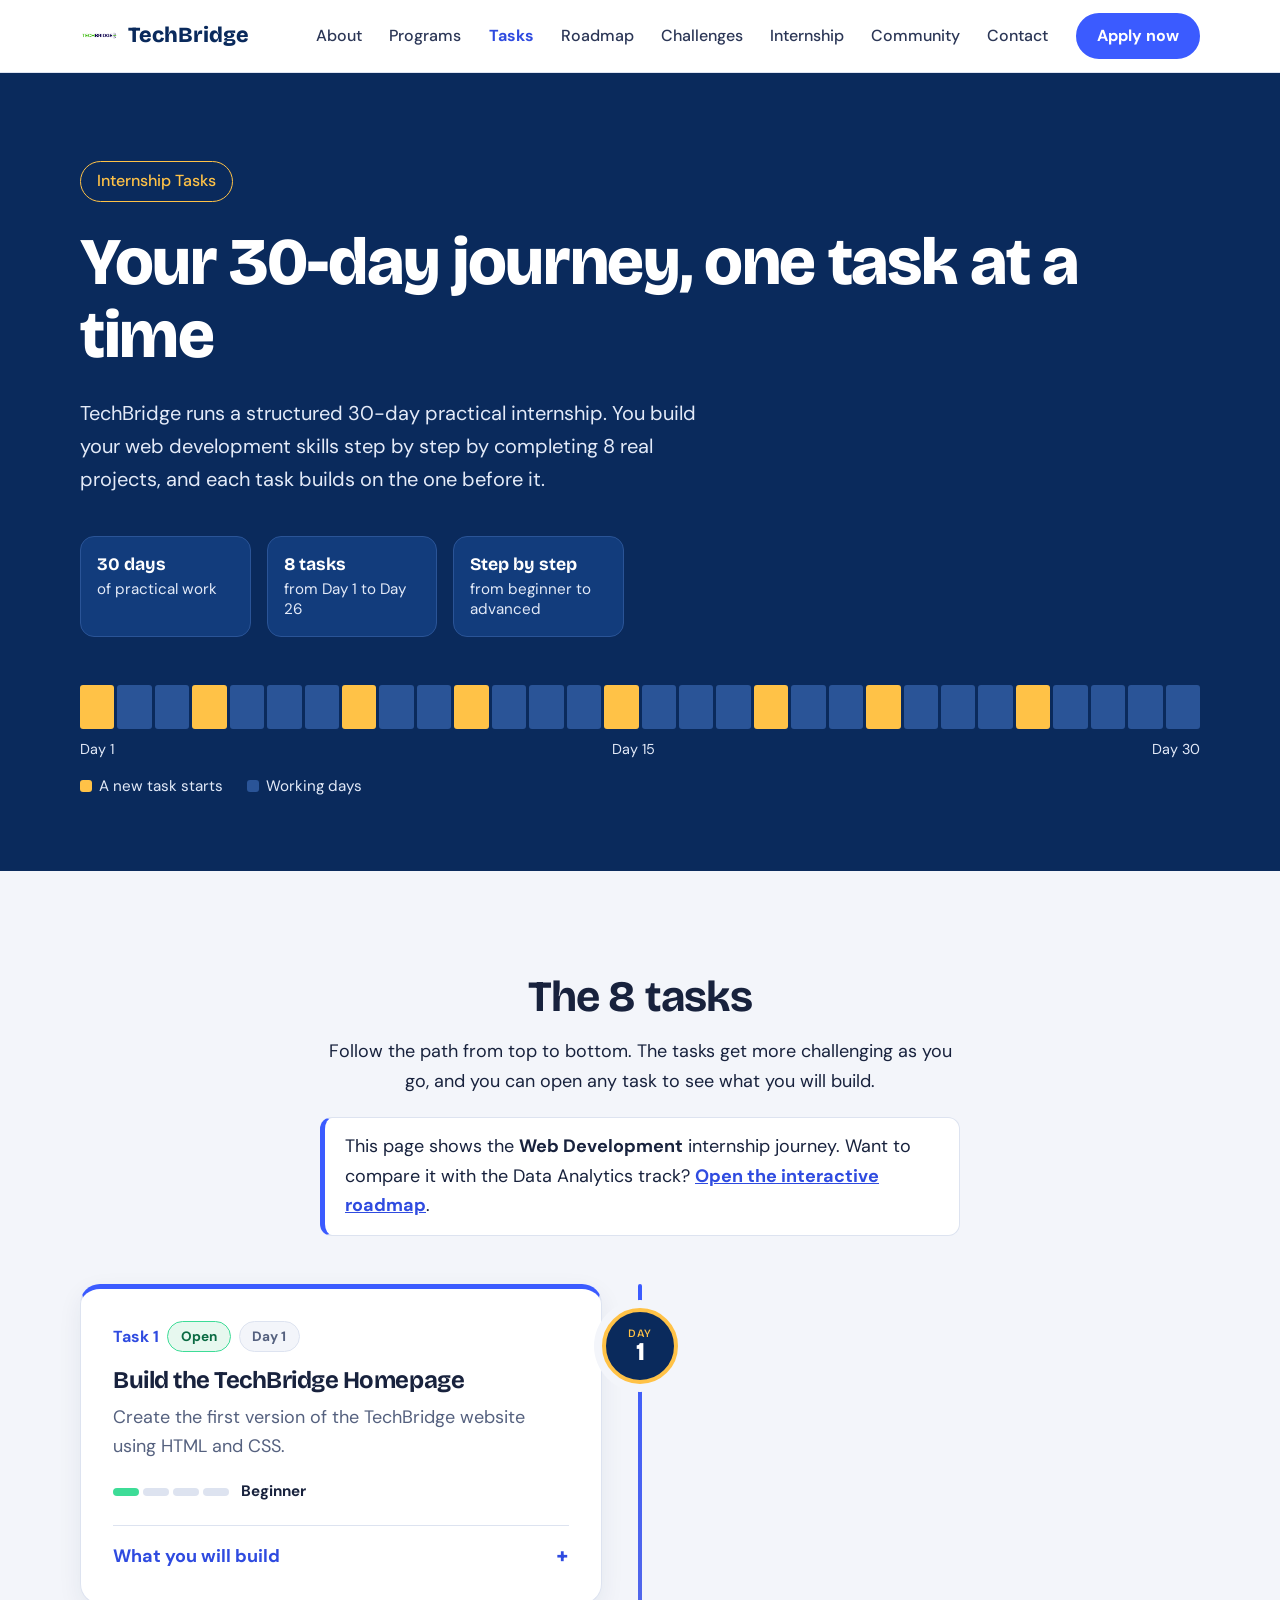
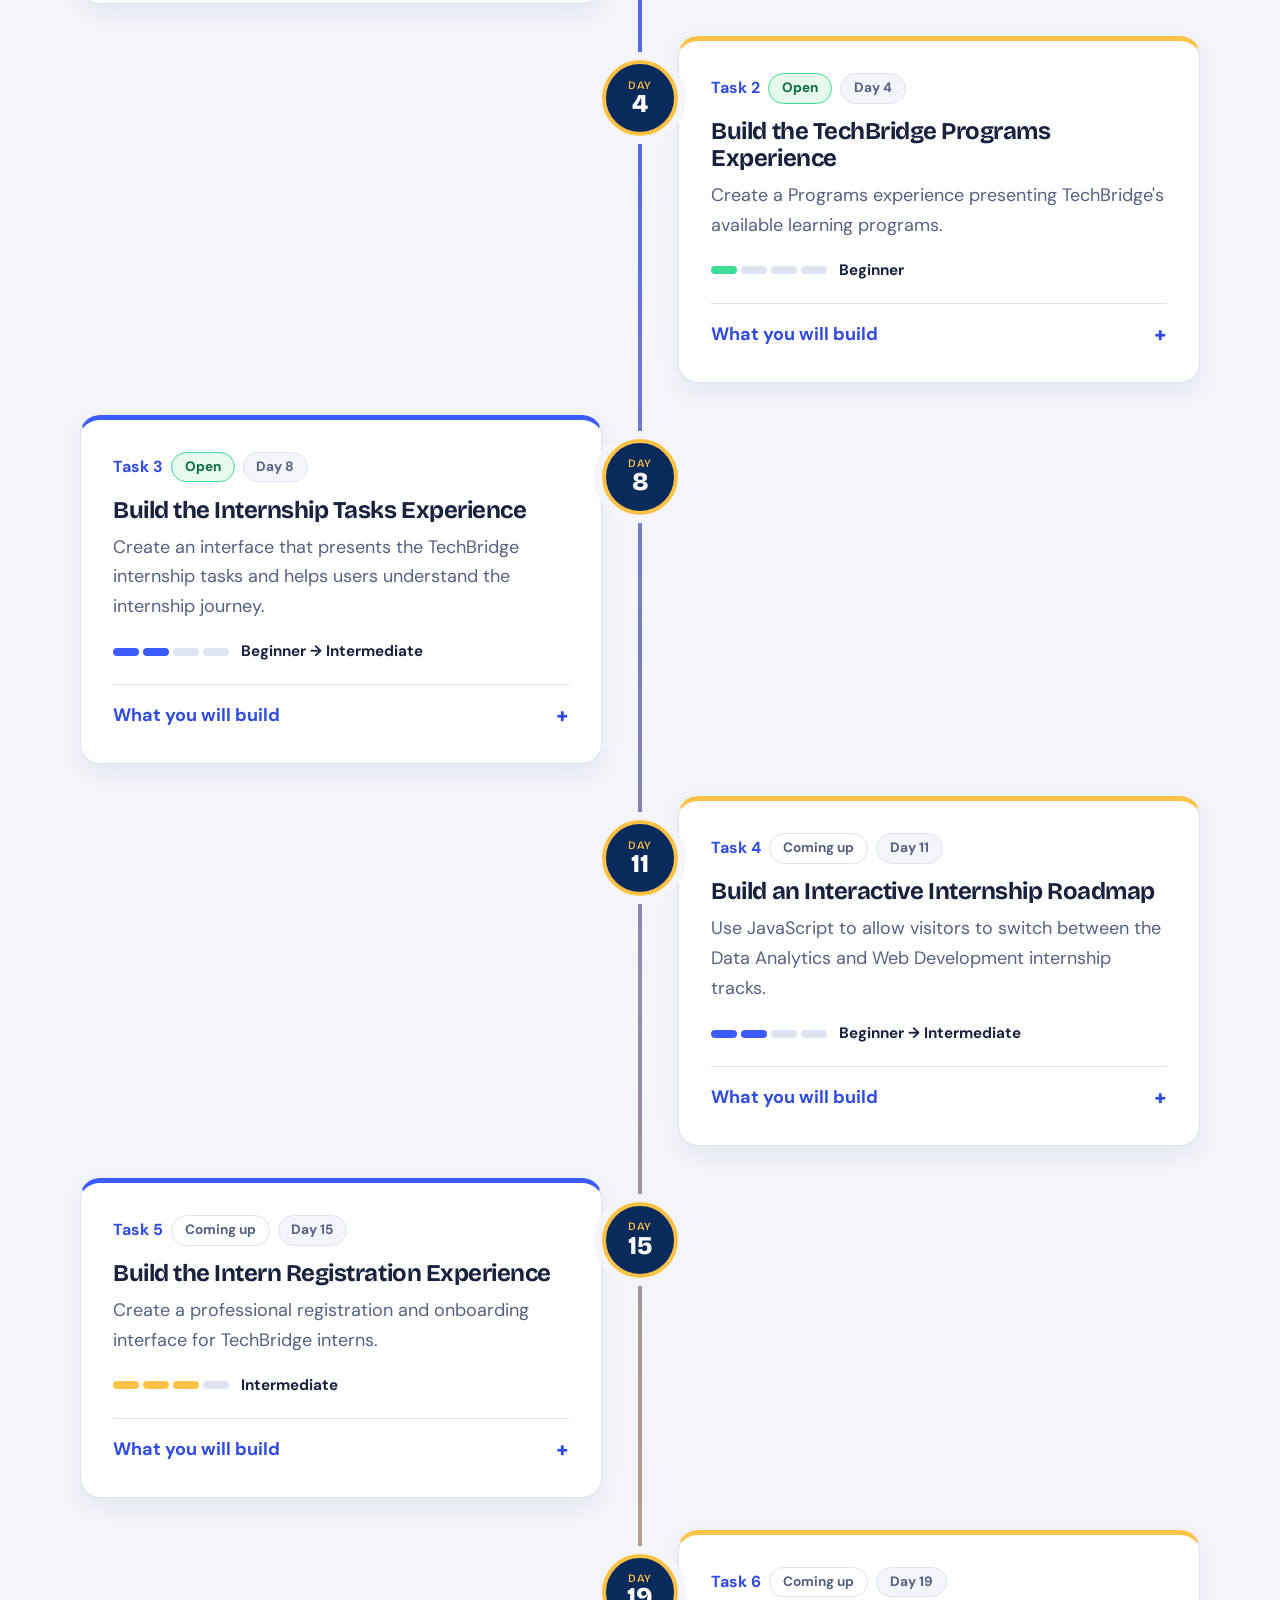
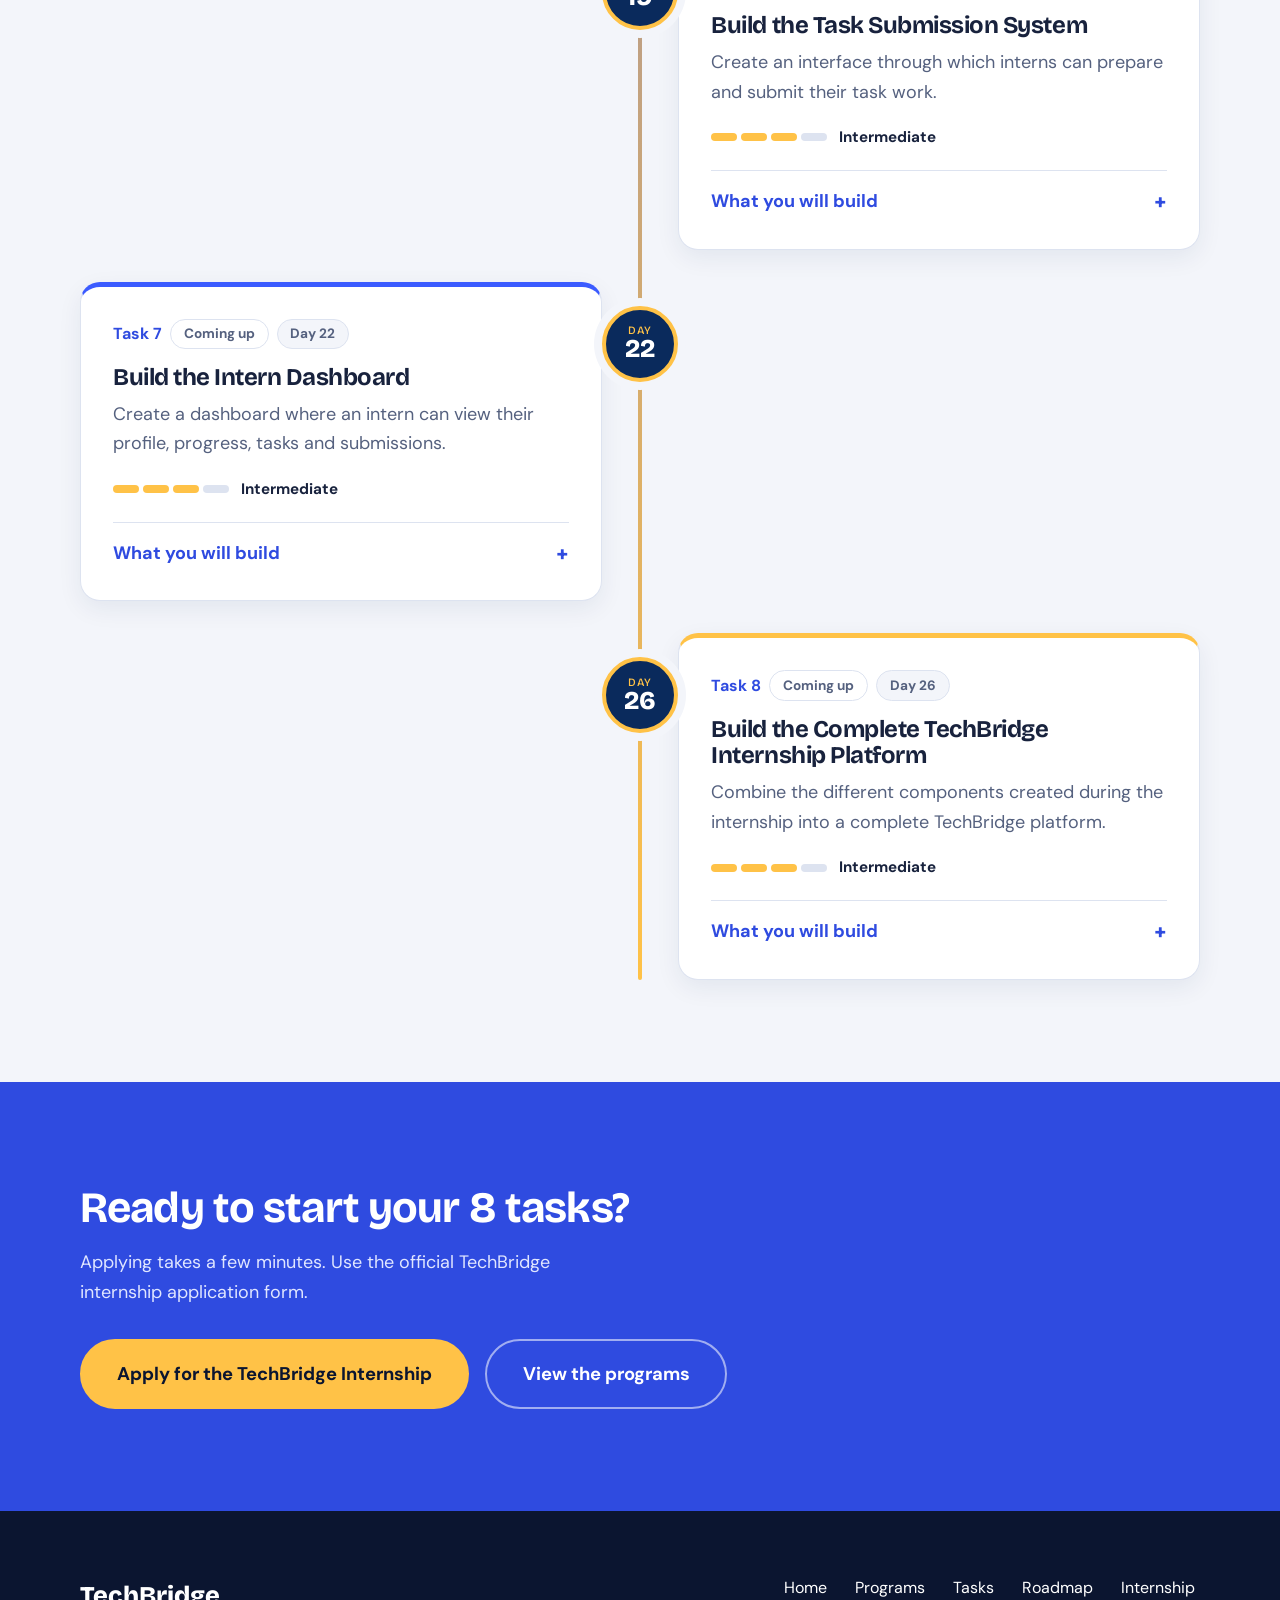
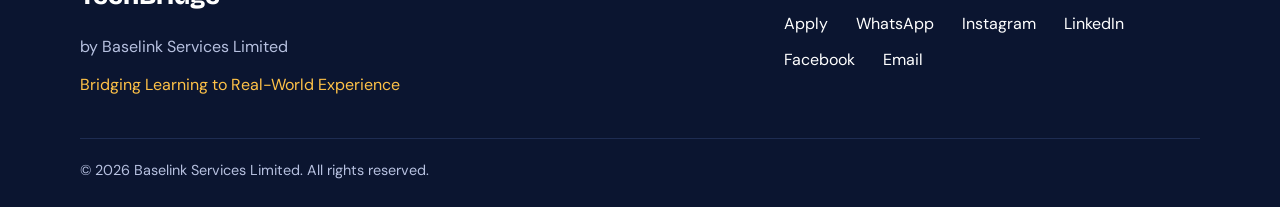
<file: tasks.html>
<!doctype html>
<html lang="en">
  <head>
    <meta charset="UTF-8" />
    <meta name="viewport" content="width=device-width, initial-scale=1" />
    <title>Internship Tasks | TechBridge</title>
    <meta
      name="description"
      content="The TechBridge 30-day internship: 8 practical tasks, from your first homepage to a complete internship platform."
    />
    <link rel="icon" href="images/logo.svg" type="image/svg+xml" />
    <link rel="preconnect" href="https://fonts.googleapis.com" />
    <link rel="preconnect" href="https://fonts.gstatic.com" crossorigin />
    <link
      href="https://fonts.googleapis.com/css2?family=Bricolage+Grotesque:opsz,wght@12..96,500;12..96,700;12..96,800&family=DM+Sans:wght@400;500;700&display=swap"
      rel="stylesheet"
    />
    <link rel="stylesheet" href="style.css" />
  </head>
  <body>
    <a class="skip" href="#main">Skip to content</a>

    <header class="site-header">
      <div class="wrap nav-bar">
        <a class="brand" href="index.html" aria-label="TechBridge home"
          ><img src="images/logo.png" alt="" width="38" height="38" /><span
            >TechBridge</span
          ></a
        >
        <input
          type="checkbox"
          id="nav-toggle"
          class="nav-toggle"
          aria-label="Toggle menu"
        />
        <label for="nav-toggle" class="nav-burger" aria-hidden="true"
          ><span></span
        ></label>
        <nav class="nav" aria-label="Main">
          <a href="index.html#about">About</a>
          <a href="programs.html">Programs</a>
          <a href="tasks.html" aria-current="page">Tasks</a>
          <a href="roadmap.html">Roadmap</a>
          <a href="challenges.html">Challenges</a>
          <a href="index.html#internship">Internship</a>
          <a href="index.html#community">Community</a>
          <a href="index.html#contact">Contact</a>
          <a
            class="btn btn-small"
            href="https://forms.gle/8EbdSy5ttGfLZfjv5"
            target="_blank"
            rel="noopener"
            >Apply now</a
          >
        </nav>
      </div>
    </header>

    <main id="main">
      <section class="hero hero-simple" id="top">
        <div class="wrap">
          <p class="kicker">Internship Tasks</p>
          <h1>Your 30-day journey, one task at a time</h1>
          <p class="lead">
            TechBridge runs a structured 30-day practical internship. You build
            your web development skills step by step by completing 8 real
            projects, and each task builds on the one before it.
          </p>
          <ul class="facts">
            <li><strong>30 days</strong>of practical work</li>
            <li><strong>8 tasks</strong>from Day 1 to Day 26</li>
            <li><strong>Step by step</strong>from beginner to advanced</li>
          </ul>

          <div
            class="track"
            role="img"
            aria-label="A 30-day timeline with tasks on days 1, 4, 8, 11, 15, 19, 22 and 26"
          >
            <div class="track-bar">
              <i class="on" title="Day 1"></i><i></i><i></i
              ><i class="on" title="Day 4"></i><i></i><i></i><i></i
              ><i class="on" title="Day 8"></i><i></i><i></i
              ><i class="on" title="Day 11"></i><i></i><i></i><i></i
              ><i class="on" title="Day 15"></i><i></i><i></i><i></i
              ><i class="on" title="Day 19"></i><i></i><i></i
              ><i class="on" title="Day 22"></i><i></i><i></i><i></i
              ><i class="on" title="Day 26"></i><i></i><i></i><i></i><i></i>
            </div>
            <div class="track-days">
              <span>Day 1</span><span>Day 15</span><span>Day 30</span>
            </div>
            <ul class="legend">
              <li>A new task starts</li>
              <li>Working days</li>
            </ul>
          </div>
        </div>
      </section>

      <section class="section tint" id="tasks">
        <div class="wrap">
          <div class="head head-center">
            <h2>The 8 tasks</h2>
            <p>
              Follow the path from top to bottom. The tasks get more challenging
              as you go, and you can open any task to see what you will build.
            </p>
            <p class="track-note-box">
              This page shows the <strong>Web Development</strong> internship
              journey. Want to compare it with the Data Analytics track?
              <a href="roadmap.html">Open the interactive roadmap</a>.
            </p>
          </div>
          <ol class="journey">
            <li class="step">
              <div class="dot" aria-hidden="true">
                <small>Day</small><b>1</b>
              </div>
              <article class="tcard lv1">
                <div class="tmeta">
                  <span class="tnum">Task 1</span>
                  <span class="pill open">Open</span>
                  <span class="pill">Day 1</span>
                </div>
                <h3>Build the TechBridge Homepage</h3>
                <p>
                  Create the first version of the TechBridge website using HTML
                  and CSS.
                </p>
                <div class="level">
                  <span class="meter" aria-hidden="true"
                    ><i class="f"></i><i></i><i></i><i></i
                  ></span>
                  <span>Beginner</span>
                </div>
                <details>
                  <summary>What you will build</summary>
                  <p>
                    You build the first version of the TechBridge homepage: a
                    clear page with navigation, sections and a call to action.
                  </p>
                  <ul class="chips" aria-label="Skills">
                    <li>HTML</li>
                    <li>CSS</li>
                    <li>Page layout</li>
                  </ul>
                </details>
              </article>
            </li>
            <li class="step">
              <div class="dot" aria-hidden="true">
                <small>Day</small><b>4</b>
              </div>
              <article class="tcard lv1">
                <div class="tmeta">
                  <span class="tnum">Task 2</span>
                  <span class="pill open">Open</span>
                  <span class="pill">Day 4</span>
                </div>
                <h3>Build the TechBridge Programs Experience</h3>
                <p>
                  Create a Programs experience presenting TechBridge's available
                  learning programs.
                </p>
                <div class="level">
                  <span class="meter" aria-hidden="true"
                    ><i class="f"></i><i></i><i></i><i></i
                  ></span>
                  <span>Beginner</span>
                </div>
                <details>
                  <summary>What you will build</summary>
                  <p>
                    You build on your homepage with a Programs page that
                    explains the learning programs and links back to the rest of
                    the site.
                  </p>
                  <ul class="chips" aria-label="Skills">
                    <li>HTML</li>
                    <li>CSS</li>
                    <li>Responsive design</li>
                  </ul>
                </details>
              </article>
            </li>
            <li class="step">
              <div class="dot" aria-hidden="true">
                <small>Day</small><b>8</b>
              </div>
              <article class="tcard lv2">
                <div class="tmeta">
                  <span class="tnum">Task 3</span>
                  <span class="pill open">Open</span>
                  <span class="pill">Day 8</span>
                </div>
                <h3>Build the Internship Tasks Experience</h3>
                <p>
                  Create an interface that presents the TechBridge internship
                  tasks and helps users understand the internship journey.
                </p>
                <div class="level">
                  <span class="meter" aria-hidden="true"
                    ><i class="f"></i><i class="f"></i><i></i><i></i
                  ></span>
                  <span>Beginner → Intermediate</span>
                </div>
                <details>
                  <summary>What you will build</summary>
                  <p>
                    You design a page that shows all eight tasks, when each one
                    happens and how the internship progresses.
                  </p>
                  <ul class="chips" aria-label="Skills">
                    <li>HTML</li>
                    <li>CSS</li>
                    <li>Information design</li>
                  </ul>
                </details>
              </article>
            </li>
            <li class="step">
              <div class="dot" aria-hidden="true">
                <small>Day</small><b>11</b>
              </div>
              <article class="tcard lv2">
                <div class="tmeta">
                  <span class="tnum">Task 4</span>
                  <span class="pill soon">Coming up</span>
                  <span class="pill">Day 11</span>
                </div>
                <h3>Build an Interactive Internship Roadmap</h3>
                <p>
                  Use JavaScript to allow visitors to switch between the Data
                  Analytics and Web Development internship tracks.
                </p>
                <div class="level">
                  <span class="meter" aria-hidden="true"
                    ><i class="f"></i><i class="f"></i><i></i><i></i
                  ></span>
                  <span>Beginner → Intermediate</span>
                </div>
                <details>
                  <summary>What you will build</summary>
                  <p>
                    You add JavaScript so visitors can switch between the two
                    internship tracks and see each track's 8-task journey.
                  </p>
                  <ul class="chips" aria-label="Skills">
                    <li>JavaScript</li>
                    <li>DOM</li>
                    <li>Events</li>
                  </ul>
                </details>
              </article>
            </li>
            <li class="step">
              <div class="dot" aria-hidden="true">
                <small>Day</small><b>15</b>
              </div>
              <article class="tcard lv3">
                <div class="tmeta">
                  <span class="tnum">Task 5</span>
                  <span class="pill soon">Coming up</span>
                  <span class="pill">Day 15</span>
                </div>
                <h3>Build the Intern Registration Experience</h3>
                <p>
                  Create a professional registration and onboarding interface
                  for TechBridge interns.
                </p>
                <div class="level">
                  <span class="meter" aria-hidden="true"
                    ><i class="f"></i><i class="f"></i><i class="f"></i><i></i
                  ></span>
                  <span>Intermediate</span>
                </div>
                <details>
                  <summary>What you will build</summary>
                  <p>
                    You create a professional registration and onboarding
                    interface for new TechBridge interns.
                  </p>
                  <ul class="chips" aria-label="Skills">
                    <li>Forms</li>
                    <li>Validation</li>
                    <li>UX</li>
                  </ul>
                </details>
              </article>
            </li>
            <li class="step">
              <div class="dot" aria-hidden="true">
                <small>Day</small><b>19</b>
              </div>
              <article class="tcard lv3">
                <div class="tmeta">
                  <span class="tnum">Task 6</span>
                  <span class="pill soon">Coming up</span>
                  <span class="pill">Day 19</span>
                </div>
                <h3>Build the Task Submission System</h3>
                <p>
                  Create an interface through which interns can prepare and
                  submit their task work.
                </p>
                <div class="level">
                  <span class="meter" aria-hidden="true"
                    ><i class="f"></i><i class="f"></i><i class="f"></i><i></i
                  ></span>
                  <span>Intermediate</span>
                </div>
                <details>
                  <summary>What you will build</summary>
                  <p>
                    You build an interface where interns can prepare their task
                    work and submit it.
                  </p>
                  <ul class="chips" aria-label="Skills">
                    <li>Forms</li>
                    <li>JavaScript</li>
                    <li>UX</li>
                  </ul>
                </details>
              </article>
            </li>
            <li class="step">
              <div class="dot" aria-hidden="true">
                <small>Day</small><b>22</b>
              </div>
              <article class="tcard lv3">
                <div class="tmeta">
                  <span class="tnum">Task 7</span>
                  <span class="pill soon">Coming up</span>
                  <span class="pill">Day 22</span>
                </div>
                <h3>Build the Intern Dashboard</h3>
                <p>
                  Create a dashboard where an intern can view their profile,
                  progress, tasks and submissions.
                </p>
                <div class="level">
                  <span class="meter" aria-hidden="true"
                    ><i class="f"></i><i class="f"></i><i class="f"></i><i></i
                  ></span>
                  <span>Intermediate</span>
                </div>
                <details>
                  <summary>What you will build</summary>
                  <p>
                    You create a dashboard where an intern can see their
                    profile, progress, tasks and submissions in one place.
                  </p>
                  <ul class="chips" aria-label="Skills">
                    <li>Dashboard layout</li>
                    <li>JavaScript</li>
                    <li>Data display</li>
                  </ul>
                </details>
              </article>
            </li>
            <li class="step">
              <div class="dot" aria-hidden="true">
                <small>Day</small><b>26</b>
              </div>
              <article class="tcard lv3">
                <div class="tmeta">
                  <span class="tnum">Task 8</span>
                  <span class="pill soon">Coming up</span>
                  <span class="pill">Day 26</span>
                </div>
                <h3>Build the Complete TechBridge Internship Platform</h3>
                <p>
                  Combine the different components created during the internship
                  into a complete TechBridge platform.
                </p>
                <div class="level">
                  <span class="meter" aria-hidden="true"
                    ><i class="f"></i><i class="f"></i><i class="f"></i><i></i
                  ></span>
                  <span>Intermediate</span>
                </div>
                <details>
                  <summary>What you will build</summary>
                  <p>
                    You bring the components from earlier tasks together into
                    one complete TechBridge platform.
                  </p>
                  <ul class="chips" aria-label="Skills">
                    <li>Integration</li>
                    <li>Project structure</li>
                    <li>Polish</li>
                  </ul>
                </details>
              </article>
            </li>
          </ol>
        </div>
      </section>

      <section class="section cta" id="apply">
        <div class="wrap cta-inner">
          <div>
            <h2>Ready to start your 8 tasks?</h2>
            <p>
              Applying takes a few minutes. Use the official TechBridge
              internship application form.
            </p>
          </div>
          <div class="actions">
            <a
              class="btn btn-amber btn-big"
              href="https://forms.gle/8EbdSy5ttGfLZfjv5"
              target="_blank"
              rel="noopener"
              >Apply for the TechBridge Internship</a
            >
            <a class="btn btn-ghost btn-big" href="programs.html"
              >View the programs</a
            >
          </div>
        </div>
      </section>
    </main>

    <footer class="site-footer">
      <div class="wrap foot">
        <div>
          <p class="foot-brand">TechBridge</p>
          <p>by Baselink Services Limited</p>
          <p class="tag">Bridging Learning to Real-World Experience</p>
        </div>
        <nav aria-label="Footer">
          <a href="index.html">Home</a>
          <a href="programs.html">Programs</a>
          <a href="tasks.html">Tasks</a>
          <a href="roadmap.html">Roadmap</a>
          <a href="index.html#internship">Internship</a>
          <a
            href="https://forms.gle/8EbdSy5ttGfLZfjv5"
            target="_blank"
            rel="noopener"
            >Apply</a
          >
          <a
            href="https://chat.whatsapp.com/FqpBvYS4oaK32cXDxc8JIS"
            target="_blank"
            rel="noopener"
            >WhatsApp</a
          >
          <a
            href="https://www.instagram.com/techbridgeserves"
            target="_blank"
            rel="noopener"
            >Instagram</a
          >
          <a
            href="https://www.linkedin.com/company/techbridge-services/"
            target="_blank"
            rel="noopener"
            >LinkedIn</a
          >
          <a
            href="https://www.facebook.com/p/Baselink-Services-100066771475783/"
            target="_blank"
            rel="noopener"
            >Facebook</a
          >
          <a href="mailto:techbridgebaslink@gmail.com">Email</a>
        </nav>
      </div>
      <p class="wrap copy">
        &copy; 2026 Baselink Services Limited. All rights reserved.
      </p>
    </footer>
  </body>
</html>
</file>
<file: style.css>
/* Change the brand colours here (they are used everywhere below) */
:root{
  --ink:#0B1530;      /* dark background */
  --navy:#14224A;     /* dark panels */
  --hero:#0A2A5C;     /* deep navy blue (hero) */
  --blue:#3B5BFF;     /* primary */
  --amber:#FFC247;    /* accent */
  --bg:#fff; --tint:#F3F5FA; --line:#DDE3F0; --text:#18223D; --muted:#55617F; --link:#2F4BE0;
  --gutter:clamp(1.25rem,5vw,3rem);
  --head:"Bricolage Grotesque","Segoe UI",system-ui,sans-serif; --body:"DM Sans","Segoe UI",system-ui,sans-serif;
}
*{box-sizing:border-box;margin:0}
html{scroll-behavior:smooth;scroll-padding-top:84px}
body{font-family:var(--body);font-size:1.125rem;line-height:1.65;color:var(--text);background:var(--bg)}
img,svg{max-width:100%;display:block}
a{color:var(--link)}
:focus-visible{outline:3px solid var(--amber);outline-offset:3px}
.wrap{width:min(1120px,100% - 2*var(--gutter));margin-inline:auto}
.skip{position:absolute;left:-999px;background:var(--amber);color:var(--ink);padding:.5rem 1rem;z-index:30}
.skip:focus{left:1rem;top:1rem}
h1,h2,h3{font-family:var(--head);line-height:1.1;letter-spacing:-.02em}
h1{font-size:clamp(2.4rem,5.2vw,4.2rem);font-weight:800}
h2{font-size:clamp(1.8rem,3.6vw,2.7rem);font-weight:700;margin-bottom:1rem;text-wrap:balance}
h3{font-size:1.4rem;font-weight:700;margin-bottom:.6rem}
p+p{margin-top:1rem}

/* Buttons */
.btn{display:inline-block;background:var(--blue);color:#fff;font-weight:700;text-decoration:none;text-align:center;padding:.9rem 1.7rem;border-radius:999px;border:2px solid var(--blue);transition:transform .2s,background .2s,color .2s}
.btn:hover{transform:translateY(-2px);background:#2A45D6;border-color:#2A45D6}
.btn-amber{background:var(--amber);border-color:var(--amber);color:var(--ink)}
.btn-amber:hover{background:#fff;border-color:#fff;color:var(--ink)}
.btn-ghost{background:transparent;border-color:rgba(255,255,255,.55);color:#fff}
.btn-ghost:hover{background:#fff;border-color:#fff;color:var(--ink)}
.btn-small{padding:.5rem 1.2rem;font-size:1rem}
.btn-big{padding:1.1rem 2.2rem;font-size:1.15rem}

/* Header */
.site-header{position:sticky;top:0;z-index:20;background:#fff;border-bottom:1px solid var(--line)}
.nav-bar{display:flex;align-items:center;justify-content:space-between;min-height:72px;position:relative}
.brand{display:flex;align-items:center;gap:.6rem;font-family:var(--head);font-weight:800;font-size:1.35rem;color:var(--hero);text-decoration:none}
.nav{display:flex;align-items:center;gap:1.7rem}
.nav a:not(.btn){color:#2B3656;text-decoration:none;font-weight:500;font-size:1rem}
.nav a:not(.btn):hover{color:var(--link)}
.nav-toggle,.nav-burger{display:none}

/* Split layout: text and image side by side */
.split{display:grid;grid-template-columns:1fr 1fr;gap:clamp(2rem,6vw,5rem);align-items:center}
.split-rev .media{order:-1}
.media img{width:100%;height:auto;border-radius:20px;object-fit:cover;background:var(--navy)}

/* Hero */
.hero{background:var(--hero);color:#fff;padding:clamp(3rem,7vw,5.5rem) 0}
.hero-grid{grid-template-columns:1.1fr .9fr}
.hero .kicker{display:inline-block;color:var(--amber);font-weight:500;padding:.4rem 1rem;border:1px solid var(--amber);border-radius:999px;margin-bottom:1.5rem;font-size:1rem}
.hero .lead{font-size:1.25rem;color:#E3EAF8;max-width:34rem;margin:1.5rem 0 2rem}
.actions{display:flex;flex-wrap:wrap;gap:1rem}
.facts{list-style:none;padding:0;display:grid;grid-template-columns:repeat(3,1fr);gap:1rem;max-width:34rem;margin-top:2.5rem}
.facts li{padding:1rem;border-radius:14px;background:#123C7C;border:1px solid #2A5497;color:#E3EAF8;font-size:.95rem;line-height:1.35}
.facts strong{display:block;color:#fff;font-family:var(--head);font-size:1.1rem;margin-bottom:.15rem}
.hero-media img{aspect-ratio:4/5;box-shadow:14px 14px 0 var(--amber)}
.hero-media{padding-right:14px;padding-bottom:14px}

/* Sections */
.section{padding:clamp(4rem,8vw,6.5rem) 0}
.tint{background:var(--tint)}
.split p{color:var(--muted);max-width:34rem}
.head{max-width:40rem;margin-bottom:3rem}
.head-center{text-align:center;margin-inline:auto}
.pair{display:grid;grid-template-columns:1fr 1fr;gap:1.75rem}

/* About */
.about-top{display:grid;grid-template-columns:1fr 1.2fr;gap:clamp(2rem,6vw,5rem);align-items:start}
.about-top h2{margin:0}
.about-top p{color:var(--muted);max-width:36rem}
.trio{display:grid;grid-template-columns:repeat(3,1fr);gap:1.75rem;margin-top:3.5rem}
.info{padding-top:1.25rem;border-top:4px solid var(--blue)}
.info:nth-child(2){border-top-color:var(--amber)}
.info p{color:var(--muted)}

/* Programs (unchanged look) */
.dark{background:var(--tint);color:var(--text)}
.dark .head p{color:var(--muted)}
.panel{border-radius:20px;padding:2.25rem;background:var(--hero);color:#fff;border:2px solid var(--hero);box-shadow:0 12px 30px rgba(10,42,92,.18);transition:transform .25s,border-color .25s}
.panel:hover{transform:translateY(-6px);border-color:var(--amber)}
.panel p{color:#E3EAF8}
.viz{height:160px;margin-bottom:1.75rem;border-radius:12px;background:#123C7C;padding:1rem}
.bars{display:flex;align-items:flex-end;gap:.7rem}
.bars i{flex:1;height:var(--h);border-radius:6px 6px 0 0;background:#7C93FF}
.bars i:nth-child(even){background:var(--amber)}
.code{font-family:ui-monospace,Menlo,Consolas,monospace;font-size:.95rem;color:#D3DCFF;line-height:1.7}
.code b{display:inline-block;width:11px;height:11px;border-radius:50%;background:#FF6B6B;margin-right:6px}
.code b:nth-child(2){background:var(--amber)}.code b:nth-child(3){background:#3DDC97;margin-bottom:.6rem}
.code span{display:block}

/* Internship */
.days{display:flex;gap:4px;height:48px;margin-top:2rem}
.days i{flex:1;background:var(--blue);border-radius:3px}
.perks{margin-top:3.5rem}
.perk{padding:2.25rem;border-radius:20px;background:var(--tint);border:1px solid var(--line)}
.perk p{color:var(--muted)}
.letter{background:#fff;border:2px solid var(--amber)}

/* CTA */
.cta{background:#2F4BE0;color:#fff}
.cta-inner{display:flex;flex-wrap:wrap;gap:2rem;align-items:center;justify-content:space-between}
.cta p{color:#E0E6FF;max-width:32rem}

/* Community and contact cards */
.card{background:#fff;border:1px solid var(--line);border-radius:20px;overflow:hidden;display:flex;flex-direction:column}
.card img{width:100%;aspect-ratio:16/9;object-fit:cover;background:var(--navy)}
.card-body{padding:2rem;display:flex;flex-direction:column;align-items:flex-start;flex:1}
.card-body p{color:var(--muted);margin-bottom:1.5rem}
.card-body .btn,.card-body .mail{margin-top:auto}
.mail{font-family:var(--head);font-weight:700;font-size:1.2rem;overflow-wrap:anywhere}

/* Contact card (dark, no image) */
.card-dark{background:var(--ink);border-color:var(--ink);color:#fff}
.card-dark .card-body{padding:2.25rem}
.card-dark p{color:#C9D1EA}
.links{list-style:none;padding:0;width:100%;margin-top:auto}
.links li{border-top:1px solid #2B3C68}
.links a{display:flex;flex-direction:column;gap:.1rem;padding:1rem 0;text-decoration:none;color:#fff}
.links span{font-size:.95rem;color:var(--amber)}
.links strong{font-family:var(--head);font-size:1.15rem;overflow-wrap:anywhere}
.links a:hover strong{color:var(--amber)}

/* Footer */
.site-footer{background:var(--ink);color:#B7C1E0;padding:4rem 0 1.5rem;font-size:1rem}
.foot{display:flex;flex-wrap:wrap;justify-content:space-between;gap:2.5rem}
.foot-brand{font-family:var(--head);font-weight:800;font-size:1.6rem;color:#fff}
.tag{margin-top:.75rem;color:var(--amber)}
.site-footer nav{display:flex;flex-wrap:wrap;gap:.6rem 1.75rem;max-width:26rem;align-content:flex-start}
.site-footer a{color:#fff;text-decoration:none}
.site-footer a:hover{color:var(--amber)}
.copy{margin-top:2.5rem;padding-top:1.25rem;border-top:1px solid #1E2C52;font-size:.9rem}

/* Scroll reveals (CSS only, where supported) */
@supports (animation-timeline:view()){
  .media,.perk,.card,.panel,.info{animation:rise linear backwards;animation-timeline:view();animation-range:entry 0% cover 30%}
  @keyframes rise{from{opacity:0;transform:translateY(40px)}to{opacity:1;transform:none}}
}

/* Tablet */
@media (max-width:900px){
  .split,.hero-grid,.pair,.about-top,.trio{grid-template-columns:1fr}
  .split-rev .media{order:0}
  .hero-media{max-width:460px}
  .hero-media img{aspect-ratio:4/3}
}

/* Mobile menu (burger shows on tablets and phones) */
@media (max-width:900px){
  .nav-burger{display:flex;align-items:center;justify-content:center;width:44px;height:44px;cursor:pointer}
  .nav-burger span,.nav-burger span::before,.nav-burger span::after{content:"";display:block;width:24px;height:3px;background:var(--ink);border-radius:2px;position:relative}
  .nav-burger span::before{position:absolute;top:-7px}
  .nav-burger span::after{position:absolute;top:7px}
  .nav-toggle{display:block;position:absolute;opacity:0;width:44px;height:44px;right:0}
  .nav-toggle:focus-visible+.nav-burger{outline:3px solid var(--amber)}
  .nav{display:none;position:absolute;top:72px;left:calc(-1*var(--gutter));right:calc(-1*var(--gutter));flex-direction:column;align-items:stretch;gap:0;background:#fff;padding:.5rem var(--gutter) 1.25rem;border-bottom:1px solid var(--line)}
  .nav a{padding:.85rem 0}
  .nav .btn{margin-top:.5rem}
  .nav-toggle:checked~.nav{display:flex}
}

/* Small screens */
@media (max-width:560px){
  body{font-size:1.05rem}
  .brand{font-size:1.2rem}
  .hero .kicker{font-size:.9rem}
  .hero .lead{font-size:1.1rem}
  .actions .btn,.btn-big{width:100%}
  .facts{grid-template-columns:1fr}
  .section{padding:3.25rem 0}
  .head{margin-bottom:2rem}
  .panel,.perk,.card-body,.card-dark .card-body{padding:1.5rem}
  .trio{margin-top:2.5rem}
  .viz{height:125px}
  .days{height:34px;gap:2px}
  .perks{margin-top:2.5rem}
  .mail{font-size:1.05rem}
}
@media (max-width:360px){
  h1{font-size:2.1rem}
  .brand span{font-size:1.1rem}
}
@media (prefers-reduced-motion:reduce){
  html{scroll-behavior:auto}
  .btn,.panel{transition:none}
  .media,.perk,.card,.panel,.info{animation:none}
}

/* ===== Task 2: Programs page ===== */
.more{text-align:center;margin-top:2.5rem}
.nav a[aria-current="page"]:not(.btn){color:var(--link);font-weight:700}
.hero-simple{padding-bottom:clamp(3rem,6vw,4.5rem)}
.hero-simple .lead{max-width:40rem}

/* Program chooser (in hero) */
.choose{display:grid;grid-template-columns:1fr 1fr;gap:1.25rem;margin-top:3rem}
.pick{display:block;text-decoration:none;color:#fff;background:#123C7C;border:2px solid #2A5497;border-top:6px solid var(--accent);border-radius:16px;padding:1.5rem 1.75rem;transition:transform .2s,border-color .2s}
.pick:hover{transform:translateY(-4px);border-color:var(--accent)}
.pick small{display:block;color:var(--accent);font-weight:700;letter-spacing:.06em;text-transform:uppercase;font-size:.8rem}
.pick strong{display:block;font-family:var(--head);font-size:1.5rem;margin:.2rem 0 .3rem}
.pick span{display:block;color:#E3EAF8;font-size:1rem;line-height:1.45}
.pick em{display:inline-block;margin-top:.9rem;font-style:normal;font-weight:700;color:var(--accent)}
.a-data{--accent:var(--amber)}
.a-web{--accent:#7C93FF}

/* Overview */
.steps{list-style:none;padding:0;display:grid;grid-template-columns:repeat(3,1fr);gap:1.75rem;margin-top:3rem;counter-reset:s}
.steps li{counter-increment:s;padding-top:1.25rem;border-top:4px solid var(--blue)}
.steps li:nth-child(2){border-top-color:var(--amber)}
.steps li::before{content:"0" counter(s);display:block;font-family:var(--head);font-weight:800;font-size:1.1rem;color:var(--link);margin-bottom:.3rem}
.steps strong{display:block;font-family:var(--head);font-size:1.25rem;margin-bottom:.4rem}
.steps p{color:var(--muted)}

/* Program sections */
.prog .tagline{display:inline-block;font-family:var(--head);font-weight:700;font-size:1.05rem;background:var(--hero);color:#fff;padding:.45rem 1rem;border-radius:999px;border-left:8px solid var(--accent);margin-bottom:1.25rem}
.prog .num{display:block;font-weight:700;color:var(--link);margin-bottom:.4rem;font-size:1rem}
.viz-lg{height:240px;margin:0}
.prog-visual{border-radius:20px;background:var(--hero);padding:1.25rem;box-shadow:14px 14px 0 var(--accent)}
.prog-visual .viz{margin:0}
.prog-visual p{color:#E3EAF8;font-size:1rem;margin:1rem .25rem .25rem}
.skills-title{margin:3.5rem 0 1.25rem;font-size:1.6rem}
.skills{list-style:none;padding:0;display:grid;grid-template-columns:repeat(5,1fr);gap:1rem}
.skills li{background:#fff;border:1px solid var(--line);border-top:5px solid var(--accent);border-radius:14px;padding:1.25rem;transition:transform .2s,box-shadow .2s}
.skills li:hover{transform:translateY(-4px);box-shadow:0 10px 24px rgba(10,42,92,.12)}
.tint .skills li{border-color:var(--line);border-top-color:var(--accent)}
.skills b{display:block;font-family:var(--head);font-size:1.1rem;line-height:1.2;margin-bottom:.4rem}
.skills span{display:block;color:var(--muted);font-size:.95rem;line-height:1.5}
.fit{margin-top:1.75rem;padding:1.25rem 1.5rem;border-radius:14px;background:var(--tint);border-left:6px solid var(--accent);color:var(--text)}
.tint .fit{background:#fff}
.fit strong{font-family:var(--head)}
.web-accent{--accent:var(--blue)}
.prog .split p{max-width:34rem}

/* Comparison */
.table-wrap{overflow-x:auto;border-radius:20px;border:1px solid var(--line);background:#fff}
.compare{width:100%;border-collapse:collapse;min-width:620px;font-size:1rem}
.compare th,.compare td{padding:1.1rem 1.4rem;text-align:left;vertical-align:top;border-bottom:1px solid var(--line)}
.compare thead th{background:var(--hero);color:#fff;font-family:var(--head);font-size:1.2rem;border-bottom:0}
.compare thead th:nth-child(2){box-shadow:inset 0 -5px 0 var(--amber)}
.compare thead th:nth-child(3){box-shadow:inset 0 -5px 0 #7C93FF}
.compare tbody th{color:var(--muted);font-weight:700;width:22%;background:var(--tint)}
.compare tr:last-child th,.compare tr:last-child td{border-bottom:0}

@media (max-width:900px){
  .choose{grid-template-columns:1fr}
  .steps{grid-template-columns:1fr}
  .skills{grid-template-columns:repeat(2,1fr)}
  .prog-visual{max-width:520px}
}
@media (max-width:560px){
  .skills{grid-template-columns:1fr}
  .viz-lg{height:170px}
  .prog-visual{box-shadow:8px 8px 0 var(--accent)}
  .pick{padding:1.25rem}
}
@supports (animation-timeline:view()){
  .skills li,.pick,.steps li{animation:rise linear backwards;animation-timeline:view();animation-range:entry 0% cover 30%}
}
@media (prefers-reduced-motion:reduce){
  .pick,.skills li{transition:none;animation:none}
  .steps li{animation:none}
}

/* ===== Task 3: Internship Tasks page ===== */
/* Slightly tighter header links on small laptops */
@media (min-width:901px) and (max-width:1100px){
  .nav{gap:.9rem}
  .nav a:not(.btn){font-size:.92rem}
}

/* 30-day track */
.track{margin-top:3rem}
.track-bar{display:grid;grid-template-columns:repeat(30,1fr);gap:3px;height:44px}
.track-bar i{background:#2A5497;border-radius:3px;position:relative}
.track-bar i.on{background:var(--amber)}
.track-days{display:flex;justify-content:space-between;color:#E3EAF8;font-size:.9rem;margin-top:.6rem}
.track-note{color:#E3EAF8;margin-top:1rem;font-size:1rem}
.legend{display:flex;flex-wrap:wrap;gap:.5rem 1.5rem;margin-top:.75rem;font-size:.95rem;color:#E3EAF8;list-style:none;padding:0}
.legend li::before{content:"";display:inline-block;width:12px;height:12px;border-radius:3px;margin-right:.45rem;background:#2A5497;vertical-align:-1px}
.legend li:first-child::before{background:var(--amber)}

/* Journey timeline */
.journey{list-style:none;padding:0;position:relative;display:grid;gap:2rem}
.journey::before{content:"";position:absolute;top:0;bottom:0;left:50%;width:4px;margin-left:-2px;background:linear-gradient(var(--blue),var(--amber));border-radius:2px}
.step{position:relative;display:grid;grid-template-columns:1fr 1fr;gap:clamp(2rem,6vw,5rem)}
.step .tcard{grid-column:1}
.step:nth-child(even) .tcard{grid-column:2}
.step .dot{position:absolute;left:50%;top:1.5rem;transform:translateX(-50%);width:76px;height:76px;margin-left:0;border-radius:50%;background:var(--hero);color:#fff;border:4px solid var(--amber);display:flex;flex-direction:column;align-items:center;justify-content:center;font-family:var(--head);line-height:1;z-index:1;box-shadow:0 0 0 8px #fff}
.tint .step .dot{box-shadow:0 0 0 8px var(--tint)}
.dot small{font-size:.7rem;font-weight:500;letter-spacing:.08em;text-transform:uppercase;color:var(--amber)}
.dot b{font-size:1.6rem;font-weight:800}
.tcard{background:#fff;border:1px solid var(--line);border-radius:20px;padding:2rem;box-shadow:0 8px 24px rgba(10,42,92,.07);transition:transform .25s,border-color .25s}
.tcard:hover{transform:translateY(-4px);border-color:var(--blue)}
.step:nth-child(even) .tcard{border-top:5px solid var(--amber)}
.step:nth-child(odd) .tcard{border-top:5px solid var(--blue)}
.tmeta{display:flex;flex-wrap:wrap;align-items:center;gap:.5rem;margin-bottom:.9rem}
.tnum{font-weight:700;color:var(--link);font-size:1rem}
.pill{display:inline-block;font-size:.85rem;font-weight:700;padding:.2rem .8rem;border-radius:999px;border:1.5px solid var(--line);color:var(--muted);background:var(--tint)}
.pill.open{background:#E7F8EF;border-color:#3DDC97;color:#0B6B43}
.pill.soon{background:#fff;border-color:var(--line)}
.tcard h3{font-size:1.5rem}
.tcard p{color:var(--muted)}
.level{display:flex;align-items:center;gap:.75rem;margin-top:1.1rem;font-size:.95rem;font-weight:700;color:var(--text)}
.meter{display:flex;gap:4px}
.meter i{width:26px;height:8px;border-radius:4px;background:var(--line)}
.meter i.f{background:var(--blue)}
.lv1 .meter i.f{background:#3DDC97}
.lv4 .meter i.f{background:var(--amber)}
.tcard details{margin-top:1.25rem;border-top:1px solid var(--line);padding-top:1rem}
.tcard summary{cursor:pointer;font-weight:700;color:var(--link);list-style:none;display:flex;justify-content:space-between;align-items:center;gap:1rem}
.tcard summary::-webkit-details-marker{display:none}
.tcard summary::after{content:"+";font-size:1.5rem;line-height:1;font-family:var(--head)}
.tcard details[open] summary::after{content:"\2212"}
.tcard summary:focus-visible{outline:3px solid var(--amber);outline-offset:4px;border-radius:4px}
.tcard details p{margin-top:.8rem;font-size:1rem}
.chips{list-style:none;padding:0;display:flex;flex-wrap:wrap;gap:.5rem;margin-top:.9rem}
.chips li{font-size:.9rem;padding:.25rem .8rem;border-radius:999px;background:var(--tint);color:var(--text);border:1px solid var(--line)}

@supports (animation-timeline:view()){
  .tcard,.step .dot{animation:rise linear backwards;animation-timeline:view();animation-range:entry 0% cover 30%}
}

@media (max-width:900px){
  .journey::before{left:38px}
  .step{grid-template-columns:1fr;padding-left:96px}
  .step .tcard,.step:nth-child(even) .tcard{grid-column:1}
  .step .dot{left:0;transform:none;width:76px;height:76px}
}
@media (max-width:560px){
  .journey::before{left:26px}
  .step{padding-left:68px}
  .step .dot{width:52px;height:52px;border-width:3px;box-shadow:0 0 0 6px #fff}
  .tint .step .dot{box-shadow:0 0 0 6px var(--tint)}
  .dot small{font-size:.55rem}.dot b{font-size:1.1rem}
  .tcard{padding:1.4rem}
  .track-bar{height:34px;gap:2px}
  .meter i{width:20px}
}
@media (prefers-reduced-motion:reduce){
  .tcard,.step .dot{animation:none;transition:none}
}


/* ===== Task 4: Interactive Roadmap ===== */
.choose-title{font-size:1.3rem;margin:2.5rem 0 1rem}
.track-switch{display:grid;grid-template-columns:1fr 1fr;gap:1.25rem}
.track-btn{font:inherit;text-align:left;cursor:pointer;color:#fff;background:#123C7C;border:2px solid #2A5497;border-top:6px solid var(--accent);border-radius:16px;padding:1.25rem 1.5rem;transition:transform .2s,background .2s,border-color .2s}
.track-btn[data-track="data"]{--accent:var(--amber)}
.track-btn[data-track="web"]{--accent:#7C93FF}
.track-btn small{display:block;color:var(--accent);font-weight:700;letter-spacing:.06em;text-transform:uppercase;font-size:.8rem}
.track-btn strong{display:block;font-family:var(--head);font-size:1.4rem;margin:.2rem 0 .3rem}
.track-btn span{display:block;color:#E3EAF8;font-size:.95rem;line-height:1.4}
.track-btn:hover{transform:translateY(-3px);border-color:var(--accent)}
.track-btn:focus-visible{outline:3px solid var(--amber);outline-offset:3px}
.track-btn.active{background:#fff;border-color:#fff;border-top-color:var(--accent)}
.track-btn.active strong{color:var(--hero)}
.track-btn.active small{color:var(--link)}
.track-btn.active span{color:var(--muted)}

.viewing{text-align:center;max-width:40rem;margin:0 auto 3rem}
.viewing-label{display:inline-block;font-weight:700;letter-spacing:.08em;text-transform:uppercase;font-size:.85rem;color:var(--link);margin-bottom:.4rem}
.viewing h2{font-size:clamp(1.8rem,4vw,2.6rem);display:inline-block;border-bottom:6px solid var(--blue);padding-bottom:.2rem}
.viewing p:last-child{color:var(--muted);margin-top:1rem}
#roadmap[data-track="data"] .viewing h2{border-bottom-color:var(--amber)}
#roadmap[data-track="data"] .step .tcard{border-top-color:var(--amber)}
#roadmap[data-track="web"] .step .tcard{border-top-color:var(--blue)}
.lv3 .meter i.f{background:var(--amber)}
.step{animation:fadein .4s ease both}
@keyframes fadein{from{opacity:0}to{opacity:1}}

@media (max-width:700px){
  .track-switch{grid-template-columns:1fr}
}
@media (prefers-reduced-motion:reduce){
  .step{animation:none}
  .track-btn{transition:none}
}
.track-note-box{max-width:40rem;margin:1.25rem auto 0;padding:.9rem 1.25rem;background:#fff;border:1px solid var(--line);border-left:5px solid var(--blue);border-radius:12px;color:var(--text);text-align:left}
.track-note-box a{font-weight:700;color:var(--link)}

/* ===== Task 5: Challenge Hub ===== */
.btn-outline{background:transparent;color:var(--link);border-color:var(--link)}
.btn-outline:hover{background:var(--link);color:#fff;border-color:var(--link)}

.ch-filters{background:#fff;border:1px solid var(--line);border-radius:20px;padding:1.75rem;display:grid;grid-template-columns:1fr 1fr;gap:1.5rem 2rem}
.ch-group:last-child{grid-column:1 / -1}
.ch-label{display:block;font-weight:700;font-size:.85rem;letter-spacing:.06em;text-transform:uppercase;color:var(--muted);margin-bottom:.6rem}
.ch-chips{display:flex;flex-wrap:wrap;gap:.5rem}
.ch-chip{font:inherit;font-size:1rem;font-weight:500;cursor:pointer;min-height:44px;padding:.5rem 1.15rem;border-radius:999px;border:2px solid var(--line);background:#fff;color:var(--text);transition:background .2s,color .2s,border-color .2s}
.ch-chip:hover{border-color:var(--blue)}
.ch-chip[aria-pressed="true"]{background:var(--hero);border-color:var(--hero);color:#fff}
.ch-search{font:inherit;width:100%;min-height:48px;padding:.65rem 1.1rem;border-radius:999px;border:2px solid var(--line);background:#fff;color:var(--text)}
.ch-search:focus{outline:3px solid var(--amber);outline-offset:2px;border-color:var(--blue)}

.ch-bar{display:flex;flex-wrap:wrap;gap:.75rem 1.5rem;align-items:center;justify-content:space-between;margin:2rem 0 1.25rem}
.ch-bar p{margin:0;font-weight:700;color:var(--text)}
.ch-reset{font:inherit;font-weight:700;cursor:pointer;background:none;border:0;color:var(--link);text-decoration:underline;padding:.5rem 0;min-height:44px}

.ch-grid{display:grid;grid-template-columns:repeat(auto-fill,minmax(300px,1fr));gap:1.5rem}
.ccard{background:#fff;border:1px solid var(--line);border-top:6px solid var(--accent,var(--blue));border-radius:20px;padding:1.75rem;display:flex;flex-direction:column;gap:.9rem;box-shadow:0 8px 24px rgba(10,42,92,.07);transition:transform .25s;animation:fadein .35s ease both}
.ccard:hover{transform:translateY(-4px)}
.ccard[data-track="data"]{--accent:var(--amber)}
.ccard[data-track="web"]{--accent:var(--blue)}
.ccard h3{margin:0;font-size:1.4rem}
.ccard p{margin:0}
.ch-desc{color:var(--muted)}
.ch-outcome{background:var(--tint);border-radius:12px;padding:.9rem 1rem;font-size:1rem;color:var(--text)}
.ch-outcome strong{display:block;font-family:var(--head);margin-bottom:.2rem}
.ch-time{font-size:.95rem;color:var(--muted)}
.ccard .btn{margin-top:auto;align-self:flex-start}

.ch-tags{display:flex;flex-wrap:wrap;gap:.5rem}
.ch-track,.ch-level{display:inline-block;font-size:.85rem;font-weight:700;padding:.2rem .8rem;border-radius:999px;border:1.5px solid transparent}
.ch-track.data{background:#FFF4D6;color:#7A5200;border-color:var(--amber)}
.ch-track.web{background:#E8ECFF;color:#1F35B8;border-color:var(--blue)}
.ch-level.beginner{background:#E7F8EF;color:#0B6B43;border-color:#3DDC97}
.ch-level.intermediate{background:#fff;color:var(--text);border-color:var(--muted)}
.ch-level.advanced{background:var(--hero);color:#fff;border-color:var(--hero)}

.ch-empty{text-align:center;background:#fff;border:2px dashed var(--line);border-radius:20px;padding:2.5rem 1.5rem;margin-top:1.5rem}
.ch-empty[hidden]{display:none}
.ch-empty p{color:var(--muted);margin:.5rem 0 1.25rem}

/* Details popup */
.ch-dialog{width:min(640px,calc(100% - 2rem));max-height:calc(100vh - 2rem);border:0;border-radius:20px;padding:0;color:var(--text);box-shadow:0 24px 60px rgba(11,21,48,.4)}
.ch-dialog::backdrop{background:rgba(11,21,48,.65)}
.ch-dialog-inner{position:relative;padding:2rem}
.ch-dialog h2{font-size:clamp(1.6rem,4vw,2rem);margin:.8rem 0 1rem;padding-right:2.5rem}
.ch-dialog h3{font-size:1.05rem;margin:1.4rem 0 .4rem;color:var(--link)}
.ch-dialog p{color:var(--muted)}
.ch-close{position:absolute;top:1rem;right:1rem;width:44px;height:44px;border-radius:50%;border:0;background:var(--tint);color:var(--text);font-size:1.6rem;line-height:1;cursor:pointer}
.ch-close:hover{background:var(--line)}
.ch-list{padding-left:1.25rem;color:var(--muted)}
.ch-list li{margin-top:.3rem}
.ch-facts{display:grid;grid-template-columns:1fr 1fr;gap:1rem;margin-top:1.5rem}
.ch-facts p{background:var(--tint);border-radius:12px;padding:.9rem 1rem;color:var(--text);font-size:1rem}
.ch-facts strong{display:block;font-family:var(--head);margin-bottom:.2rem}
.ch-facts span{display:block}
.ch-dialog-actions{margin-top:1.75rem}
body:has(dialog[open]){overflow:hidden}

@media (max-width:700px){
  .ch-filters{grid-template-columns:1fr;padding:1.25rem}
  .ch-group:last-child{grid-column:auto}
  .ch-grid{grid-template-columns:1fr}
  .ch-facts{grid-template-columns:1fr}
  .ch-dialog-inner{padding:1.5rem}
}
@media (prefers-reduced-motion:reduce){
  .ccard{animation:none;transition:none}
  .ch-chip{transition:none}
}
</file>
